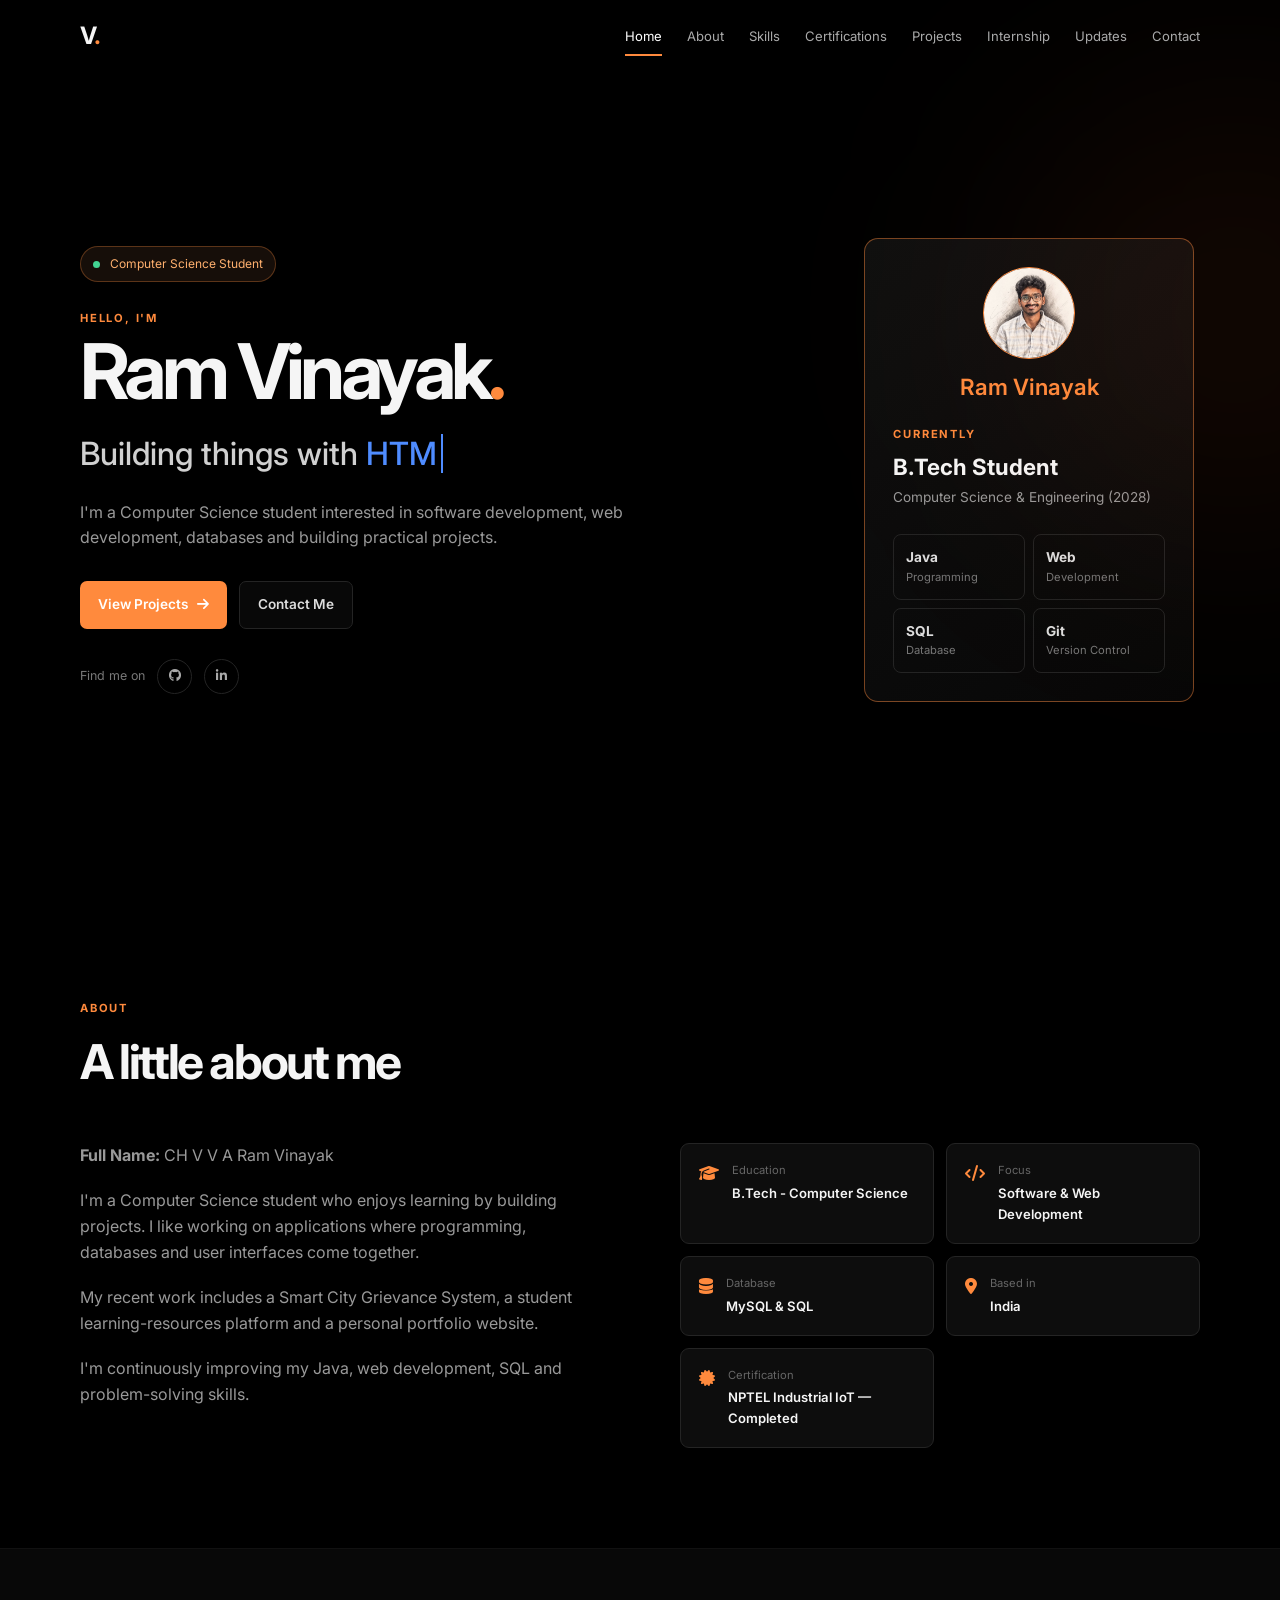
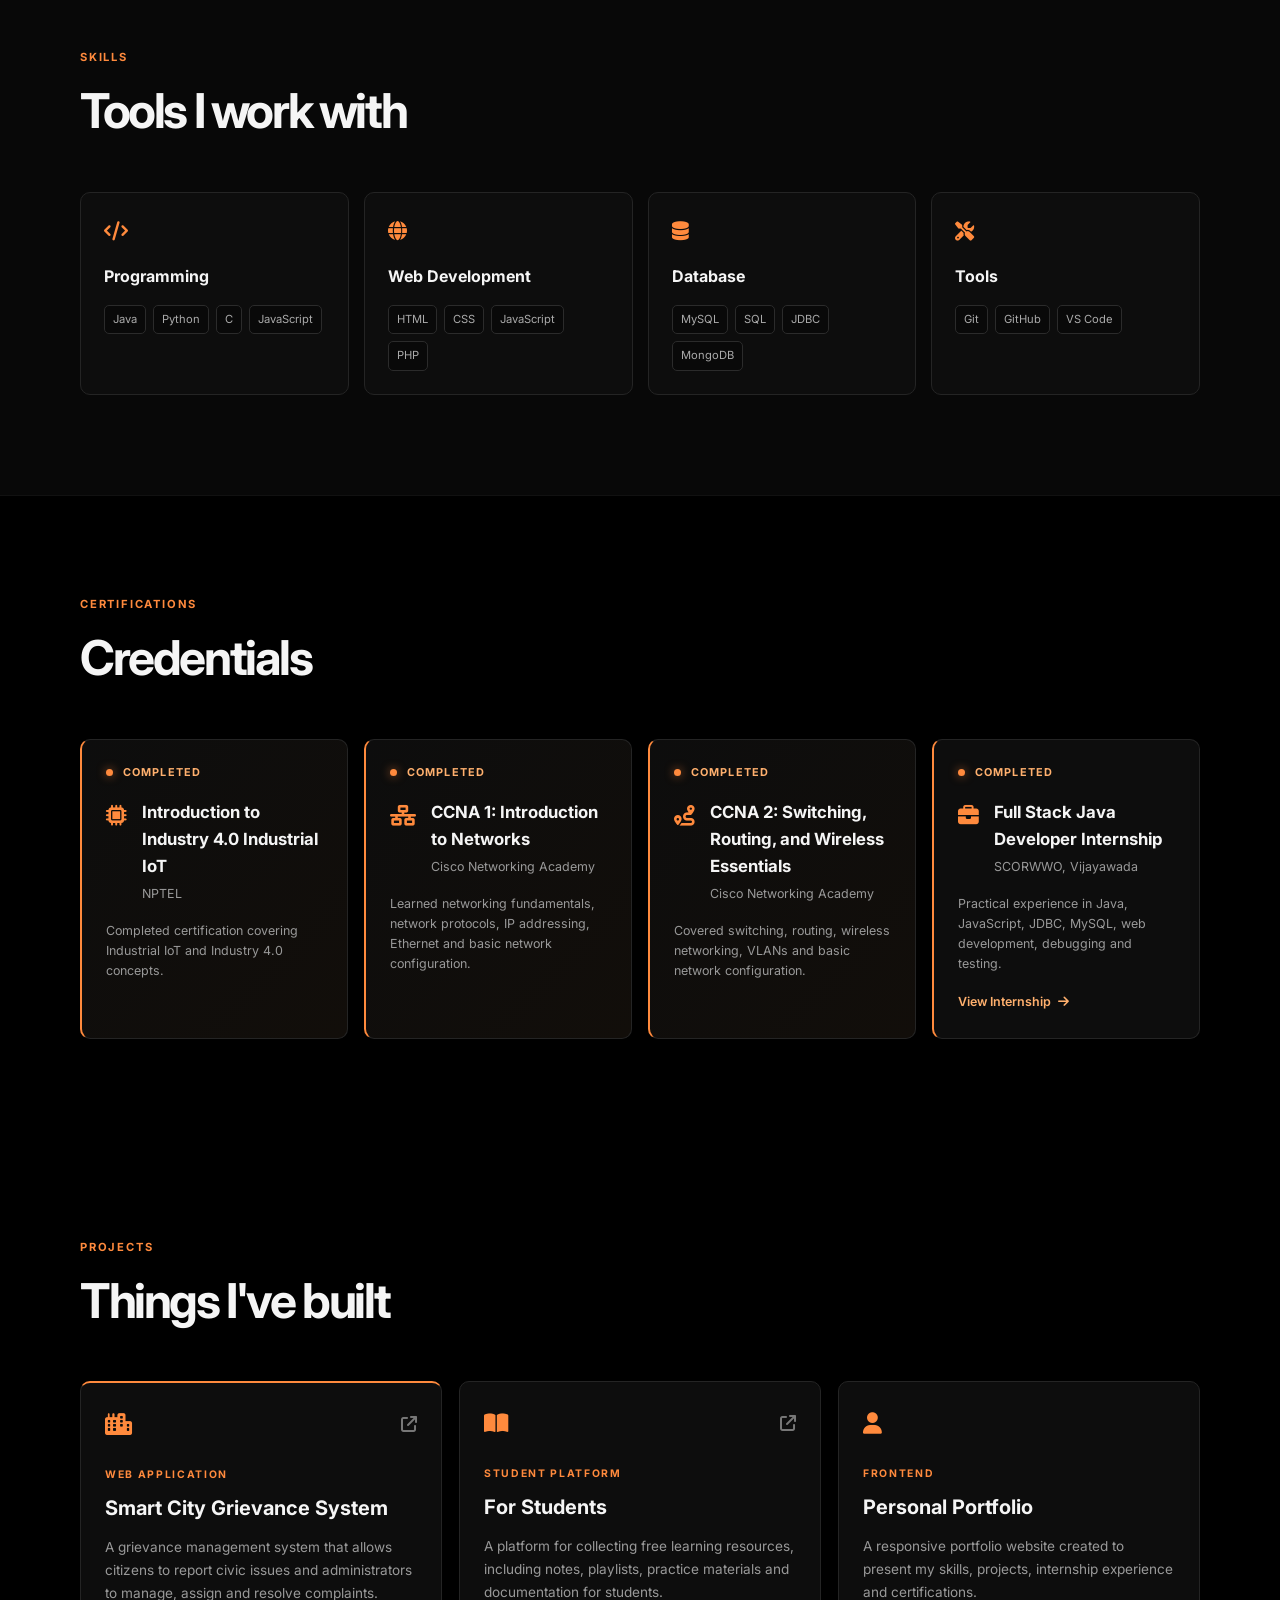
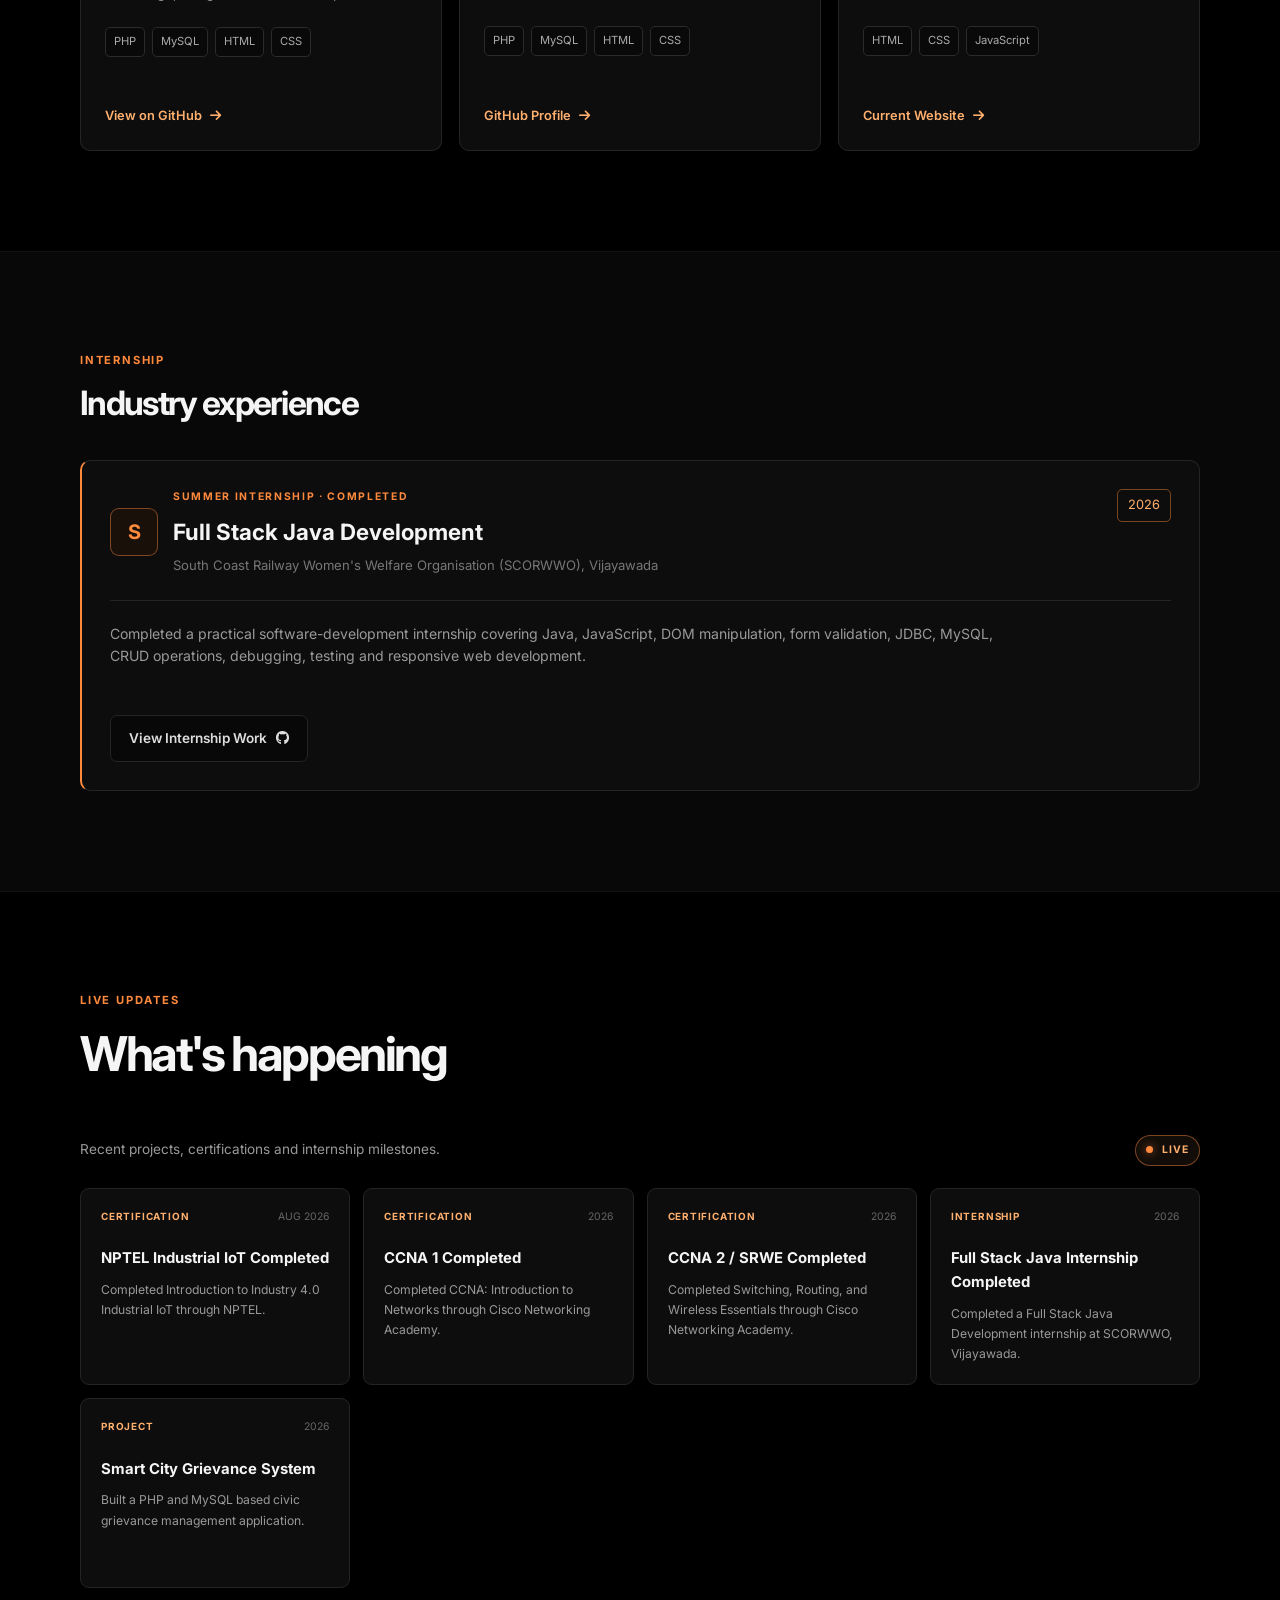
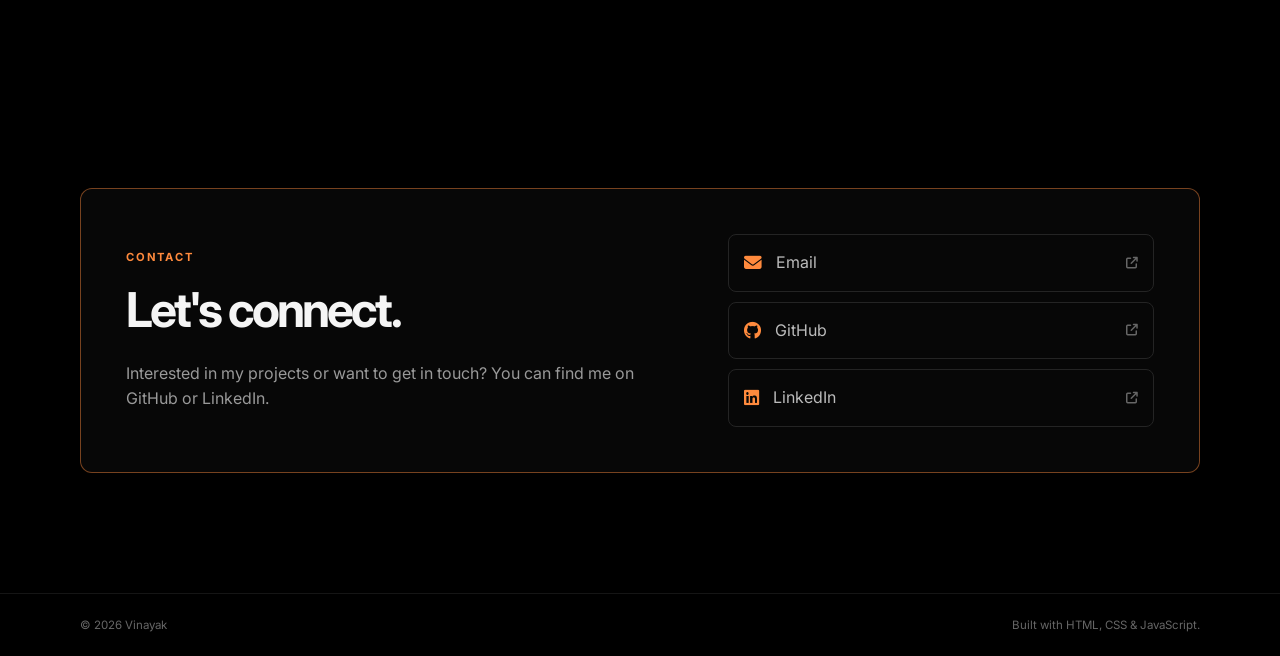
<file: week 4/index.html>
<!DOCTYPE html>
<html lang="en">

<head>

    <meta charset="UTF-8">
    <meta name="viewport" content="width=device-width, initial-scale=1.0">

    <meta name="description"
        content="Vinayak - Computer Science student and software developer portfolio">

    <title>Vinayak | Portfolio</title>

    <link rel="preconnect" href="https://fonts.googleapis.com">
    <link rel="preconnect" href="https://fonts.gstatic.com" crossorigin>

    <link href="https://fonts.googleapis.com/css2?family=Inter:wght@400;500;600;700&display=swap"
        rel="stylesheet">

    <link rel="stylesheet"
        href="https://cdnjs.cloudflare.com/ajax/libs/font-awesome/6.5.2/css/all.min.css">

    <link rel="stylesheet" href="style.css">

</head>


<body>


<!-- ================= NAVBAR ================= -->

<header class="header" id="header">

    <nav class="nav container">

        <a href="#home" class="logo">
            V<span>.</span>
        </a>

        <button class="menu-btn" id="menuBtn">
            <i class="fa-solid fa-bars"></i>
        </button>

        <div class="nav-links" id="navLinks">

            <a href="#home" class="active">Home</a>

            <a href="#about">About</a>

            <a href="#skills">Skills</a>

            <a href="#certifications">Certifications</a>

            <a href="#projects">Projects</a>

            <a href="#internship">Internship</a>

            <a href="#updates">Updates</a>

            <a href="#contact">Contact</a>

        </div>

    </nav>

</header>



<main>


<!-- ================= HERO ================= -->

<section class="hero" id="home">

    <div class="container hero-grid">


        <div class="hero-content">

            <div class="status">

                <span></span>

                Computer Science Student

            </div>


            <p class="eyebrow">
                HELLO, I'M
            </p>

            <h1>
                 Ram Vinayak<span>.</span>
            </h1>


            <h2>

                Building things with

                <span id="typing"></span>

            </h2>


            <p class="hero-text">

                I'm a Computer Science student interested in software
                development, web development, databases and building
                practical projects.

            </p>


            <div class="hero-buttons">

                <a href="#projects" class="btn primary">

                    View Projects

                    <i class="fa-solid fa-arrow-right"></i>

                </a>


                <a href="#contact" class="btn secondary">

                    Contact Me

                </a>

            </div>


            <div class="social-links">

                <span>Find me on</span>


                <a href="https://github.com/RamVinayak6046"
                    target="_blank"
                    aria-label="GitHub">

                    <i class="fa-brands fa-github"></i>

                </a>


                <a href="https://www.linkedin.com/in/ram-vinayak-167a20339/"
                    target="_blank"
                    aria-label="LinkedIn">

                    <i class="fa-brands fa-linkedin-in"></i>

                </a>

            </div>

        </div>



        <div class="hero-card-wrap">

           <div class="hero-card">

    <div class="profile-image">

        <img src="profile.jpg" alt="Ram Vinayak">

    </div>

    <h3 class="profile-name">
        Ram Vinayak
    </h3>

    <p class="card-label">
        CURRENTLY
    </p>

    <h3 class="student-title">
        B.Tech Student
    </h3>

    <p class="student-course">
        Computer Science & Engineering (2028)
    </p>

    <div class="quick-info">

        <div>
            <strong>Java</strong>
            <span>Programming</span>
        </div>

        <div>
            <strong>Web</strong>
            <span>Development</span>
        </div>

        <div>
            <strong>SQL</strong>
            <span>Database</span>
        </div>

        <div>
            <strong>Git</strong>
            <span>Version Control</span>
        </div>

    </div>

</div>

        </div>

    </div>

</section>



<!-- ================= ABOUT ================= -->

<section class="section" id="about">

    <div class="container">


        <div class="section-heading">

            <p>ABOUT</p>

            <h2>
                A little about me
            </h2>

        </div>


        <div class="about-grid">


            <div class="about-copy">

    <p class="full-name">
        <strong>Full Name:</strong> CH V V A Ram Vinayak
    </p>

    <p>
        I'm a Computer Science student who enjoys learning
        by building projects. I like working on applications
        where programming, databases and user interfaces
        come together.
    </p>


                <p>

                    My recent work includes a Smart City Grievance System,
                    a student learning-resources platform and a personal
                    portfolio website.

                </p>


                <p>

                    I'm continuously improving my Java, web development,
                    SQL and problem-solving skills.

                </p>

            </div>



            <div class="about-facts">


                <div class="fact">

                    <i class="fa-solid fa-graduation-cap"></i>

                    <div>

                        <small>Education</small>

                        <strong>
                            B.Tech - Computer Science
                        </strong>

                    </div>

                </div>


                <div class="fact">

                    <i class="fa-solid fa-code"></i>

                    <div>

                        <small>Focus</small>

                        <strong>
                            Software & Web Development
                        </strong>

                    </div>

                </div>


                <div class="fact">

                    <i class="fa-solid fa-database"></i>

                    <div>

                        <small>Database</small>

                        <strong>
                            MySQL & SQL
                        </strong>

                    </div>

                </div>


                <div class="fact">

                    <i class="fa-solid fa-location-dot"></i>

                    <div>

                        <small>Based in</small>

                        <strong>
                            India
                        </strong>

                    </div>

                </div>


                <div class="fact certification-fact">

                    <i class="fa-solid fa-certificate"></i>

                    <div>

                        <small>Certification</small>

                        <strong>
                            NPTEL Industrial IoT — Completed
                        </strong>

                    </div>

                </div>


            </div>

        </div>

    </div>

</section>



<!-- ================= SKILLS ================= -->

<section class="section section-dark" id="skills">

    <div class="container">


        <div class="section-heading">

            <p>SKILLS</p>

            <h2>
                Tools I work with
            </h2>

        </div>


        <div class="skills-grid">


            <div class="skill-card">

                <div class="skill-icon">

                    <i class="fa-solid fa-code"></i>

                </div>


                <h3>
                    Programming
                </h3>


                <div class="tags">

                    <span>Java</span>

                    <span>Python</span>

                    <span>C</span>

                    <span>JavaScript</span>

                </div>

            </div>



            <div class="skill-card">

                <div class="skill-icon">

                    <i class="fa-solid fa-globe"></i>

                </div>


                <h3>
                    Web Development
                </h3>


                <div class="tags">

                    <span>HTML</span>

                    <span>CSS</span>

                    <span>JavaScript</span>

                    <span>PHP</span>

                </div>

            </div>



            <div class="skill-card">

                <div class="skill-icon">

                    <i class="fa-solid fa-database"></i>

                </div>


                <h3>
                    Database
                </h3>


                <div class="tags">

                    <span>MySQL</span>

                    <span>SQL</span>

                    <span>JDBC</span>

                    <span>MongoDB</span>

                </div>

            </div>



            <div class="skill-card">

                <div class="skill-icon">

                    <i class="fa-solid fa-screwdriver-wrench"></i>

                </div>


                <h3>
                    Tools
                </h3>


                <div class="tags">

                    <span>Git</span>

                    <span>GitHub</span>

                    <span>VS Code</span>

                </div>

            </div>


        </div>

    </div>

</section>



<!-- ================= CERTIFICATIONS ================= -->

<section class="section" id="certifications">

    <div class="container">


        <div class="section-heading">

            <p>CERTIFICATIONS</p>

            <h2>
                Credentials
            </h2>

        </div>


        <div class="cert-grid">


            <!-- NPTEL -->

            <div class="cert-card completed">

                <div class="cert-status">

                    <span></span>

                    COMPLETED

                </div>


                <div class="cert-main">

                    <div class="cert-icon">

                        <i class="fa-solid fa-microchip"></i>

                    </div>


                    <div>

                        <h3>
                            Introduction to Industry 4.0 Industrial IoT
                        </h3>

                        <p>
                            NPTEL
                        </p>

                    </div>

                </div>


                <p class="cert-note">

                    Completed certification covering Industrial IoT
                    and Industry 4.0 concepts.

                </p>

            </div>



           <!-- CCNA 1 -->

<div class="cert-card completed">

    <div class="cert-status">
        <span></span>
        COMPLETED
    </div>

    <div class="cert-main">

        <div class="cert-icon">
            <i class="fa-solid fa-network-wired"></i>
        </div>

        <div>

            <h3>
                CCNA 1: Introduction to Networks
            </h3>

            <p>
                Cisco Networking Academy
            </p>

        </div>

    </div>

    <p class="cert-note">
        Learned networking fundamentals, network protocols,
        IP addressing, Ethernet and basic network configuration.
    </p>

</div>


<!-- CCNA 2 / SRWE -->

<div class="cert-card completed">

    <div class="cert-status">
        <span></span>
        COMPLETED
    </div>

    <div class="cert-main">

        <div class="cert-icon">
            <i class="fa-solid fa-route"></i>
        </div>

        <div>

            <h3>
                CCNA 2: Switching, Routing, and Wireless Essentials
            </h3>

            <p>
                Cisco Networking Academy
            </p>

        </div>

    </div>

    <p class="cert-note">
        Covered switching, routing, wireless networking,
        VLANs and basic network configuration.
    </p>

</div>

            <!-- INTERNSHIP -->

            <div class="cert-card internship-cert">

                <div class="cert-status">

                    <span></span>

                    COMPLETED

                </div>


                <div class="cert-main">

                    <div class="cert-icon">

                        <i class="fa-solid fa-briefcase"></i>

                    </div>


                    <div>

                        <h3>
                            Full Stack Java Developer Internship
                        </h3>


                        <p>
                            SCORWWO, Vijayawada
                        </p>

                    </div>

                </div>


                <p class="cert-note">

                    Practical experience in Java, JavaScript, JDBC,
                    MySQL, web development, debugging and testing.

                </p>


                <a href="#internship"
                    class="cert-link">

                    View Internship

                    <i class="fa-solid fa-arrow-right"></i>

                </a>

            </div>


        </div>

    </div>

</section>



<!-- ================= PROJECTS ================= -->

<section class="section" id="projects">

    <div class="container">


        <div class="section-heading">

            <p>PROJECTS</p>

            <h2>
                Things I've built
            </h2>

        </div>


        <div class="projects-grid">


            <!-- SMART CITY -->

            <article class="project-card featured">


                <div class="project-top">

                    <div class="project-icon">

                        <i class="fa-solid fa-city"></i>

                    </div>


                    <a href="https://github.com/RamVinayak6046/smart-city-grievance-system"
                        target="_blank">

                        <i class="fa-solid fa-arrow-up-right-from-square"></i>

                    </a>

                </div>


                <p class="project-type">
                    WEB APPLICATION
                </p>


                <h3>
                    Smart City Grievance System
                </h3>


                <p>

                    A grievance management system that allows citizens
                    to report civic issues and administrators to manage,
                    assign and resolve complaints.

                </p>


                <div class="project-tech">

                    <span>PHP</span>

                    <span>MySQL</span>

                    <span>HTML</span>

                    <span>CSS</span>

                </div>


                <a class="project-link"
                    href="https://github.com/RamVinayak6046/smart-city-grievance-system"
                    target="_blank">

                    View on GitHub

                    <i class="fa-solid fa-arrow-right"></i>

                </a>

            </article>



            <!-- FOR STUDENTS -->

            <article class="project-card">


                <div class="project-top">

                    <div class="project-icon">

                        <i class="fa-solid fa-book-open"></i>

                    </div>


                    <a href="https://github.com/RamVinayak6046"
                        target="_blank">

                        <i class="fa-solid fa-arrow-up-right-from-square"></i>

                    </a>

                </div>


                <p class="project-type">
                    STUDENT PLATFORM
                </p>


                <h3>
                    For Students
                </h3>


                <p>

                    A platform for collecting free learning resources,
                    including notes, playlists, practice materials
                    and documentation for students.

                </p>


                <div class="project-tech">

                    <span>PHP</span>

                    <span>MySQL</span>

                    <span>HTML</span>

                    <span>CSS</span>

                </div>


                <a class="project-link"
                    href="https://github.com/RamVinayak6046"
                    target="_blank">

                    GitHub Profile

                    <i class="fa-solid fa-arrow-right"></i>

                </a>

            </article>






            <!-- PORTFOLIO -->

            <article class="project-card">


                <div class="project-top">

                    <div class="project-icon">

                        <i class="fa-solid fa-user"></i>

                    </div>

                </div>


                <p class="project-type">
                    FRONTEND
                </p>


                <h3>
                    Personal Portfolio
                </h3>


                <p>

                    A responsive portfolio website created to present
                    my skills, projects, internship experience and
                    certifications.

                </p>


                <div class="project-tech">

                    <span>HTML</span>

                    <span>CSS</span>

                    <span>JavaScript</span>

                </div>


                <a class="project-link"
                    href="#home">

                    Current Website

                    <i class="fa-solid fa-arrow-right"></i>

                </a>

            </article>


        </div>

    </div>

</section>



<!-- ================= INTERNSHIP ================= -->

<section class="section section-dark" id="internship">

    <div class="container">


        <div class="section-heading internship-heading">

            <p>INTERNSHIP</p>

            <h2>
                Industry experience
            </h2>

        </div>


        <div class="internship-card">


            <div class="internship-head">


                <div class="internship-company">


                    <div class="company-mark">
                        S
                    </div>


                    <div>

                        <p class="project-type">
                            SUMMER INTERNSHIP · COMPLETED
                        </p>


                        <h3>
                            Full Stack Java Development
                        </h3>


                        <p>
                            South Coast Railway Women's Welfare Organisation
                            (SCORWWO), Vijayawada
                        </p>

                    </div>

                </div>


                <span class="date">
                    2026
                </span>

            </div>



            <div class="internship-summary">

                <p>

                    Completed a practical software-development internship
                    covering Java, JavaScript, DOM manipulation, form
                    validation, JDBC, MySQL, CRUD operations, debugging,
                    testing and responsive web development.

                </p>

            </div>



            <a class="btn secondary small"
                href="https://github.com/RamVinayak6046/VEL-TECH-SUMMER-INTERNSHIP-"
                target="_blank">

                View Internship Work

                <i class="fa-brands fa-github"></i>

            </a>


        </div>

    </div>

</section>



<!-- ================= LIVE UPDATES ================= -->

<section class="section" id="updates">

    <div class="container">


        <div class="section-heading">

            <p>LIVE UPDATES</p>

            <h2>
                What's happening
            </h2>

        </div>


        <div class="updates-header">

            <p>
                Recent projects, certifications and internship milestones.
            </p>


            <div class="live-indicator">

                <span></span>

                LIVE

            </div>

        </div>


        <div class="updates-grid"
            id="updatesGrid">

        </div>


    </div>

</section>



<!-- ================= CONTACT ================= -->

<section class="section contact-section"
    id="contact">

    <div class="container contact-box">


        <div>

            <p class="eyebrow">
                CONTACT
            </p>


            <h2>
                Let's connect.
            </h2>


            <p>

                Interested in my projects or want to get in touch?
                You can find me on GitHub or LinkedIn.

            </p>

        </div>



        <div class="contact-actions">


            <a href="mailto:vtu29562@veltech.edu.in"
                class="contact-link">

                <i class="fa-solid fa-envelope"></i>

                <span>
                    Email
                </span>

                <i class="fa-solid fa-arrow-up-right-from-square arrow"></i>

            </a>


            <a href="https://github.com/RamVinayak6046"
                target="_blank"
                class="contact-link">

                <i class="fa-brands fa-github"></i>

                <span>
                    GitHub
                </span>

                <i class="fa-solid fa-arrow-up-right-from-square arrow"></i>

            </a>


            <a href="https://www.linkedin.com/in/ram-vinayak-167a20339/"
                target="_blank"
                class="contact-link">

                <i class="fa-brands fa-linkedin"></i>

                <span>
                    LinkedIn
                </span>

                <i class="fa-solid fa-arrow-up-right-from-square arrow"></i>

            </a>


        </div>

    </div>

</section>


</main>



<!-- ================= FOOTER ================= -->

<footer>

    <div class="container footer-inner">

        <p>
            © 2026 Vinayak
        </p>


        <p>
            Built with HTML, CSS & JavaScript.
        </p>

    </div>

</footer>



<button class="top-btn"
    id="topBtn">

    <i class="fa-solid fa-arrow-up"></i>

</button>



<script src="script.js"></script>

</body>

</html>
</file>
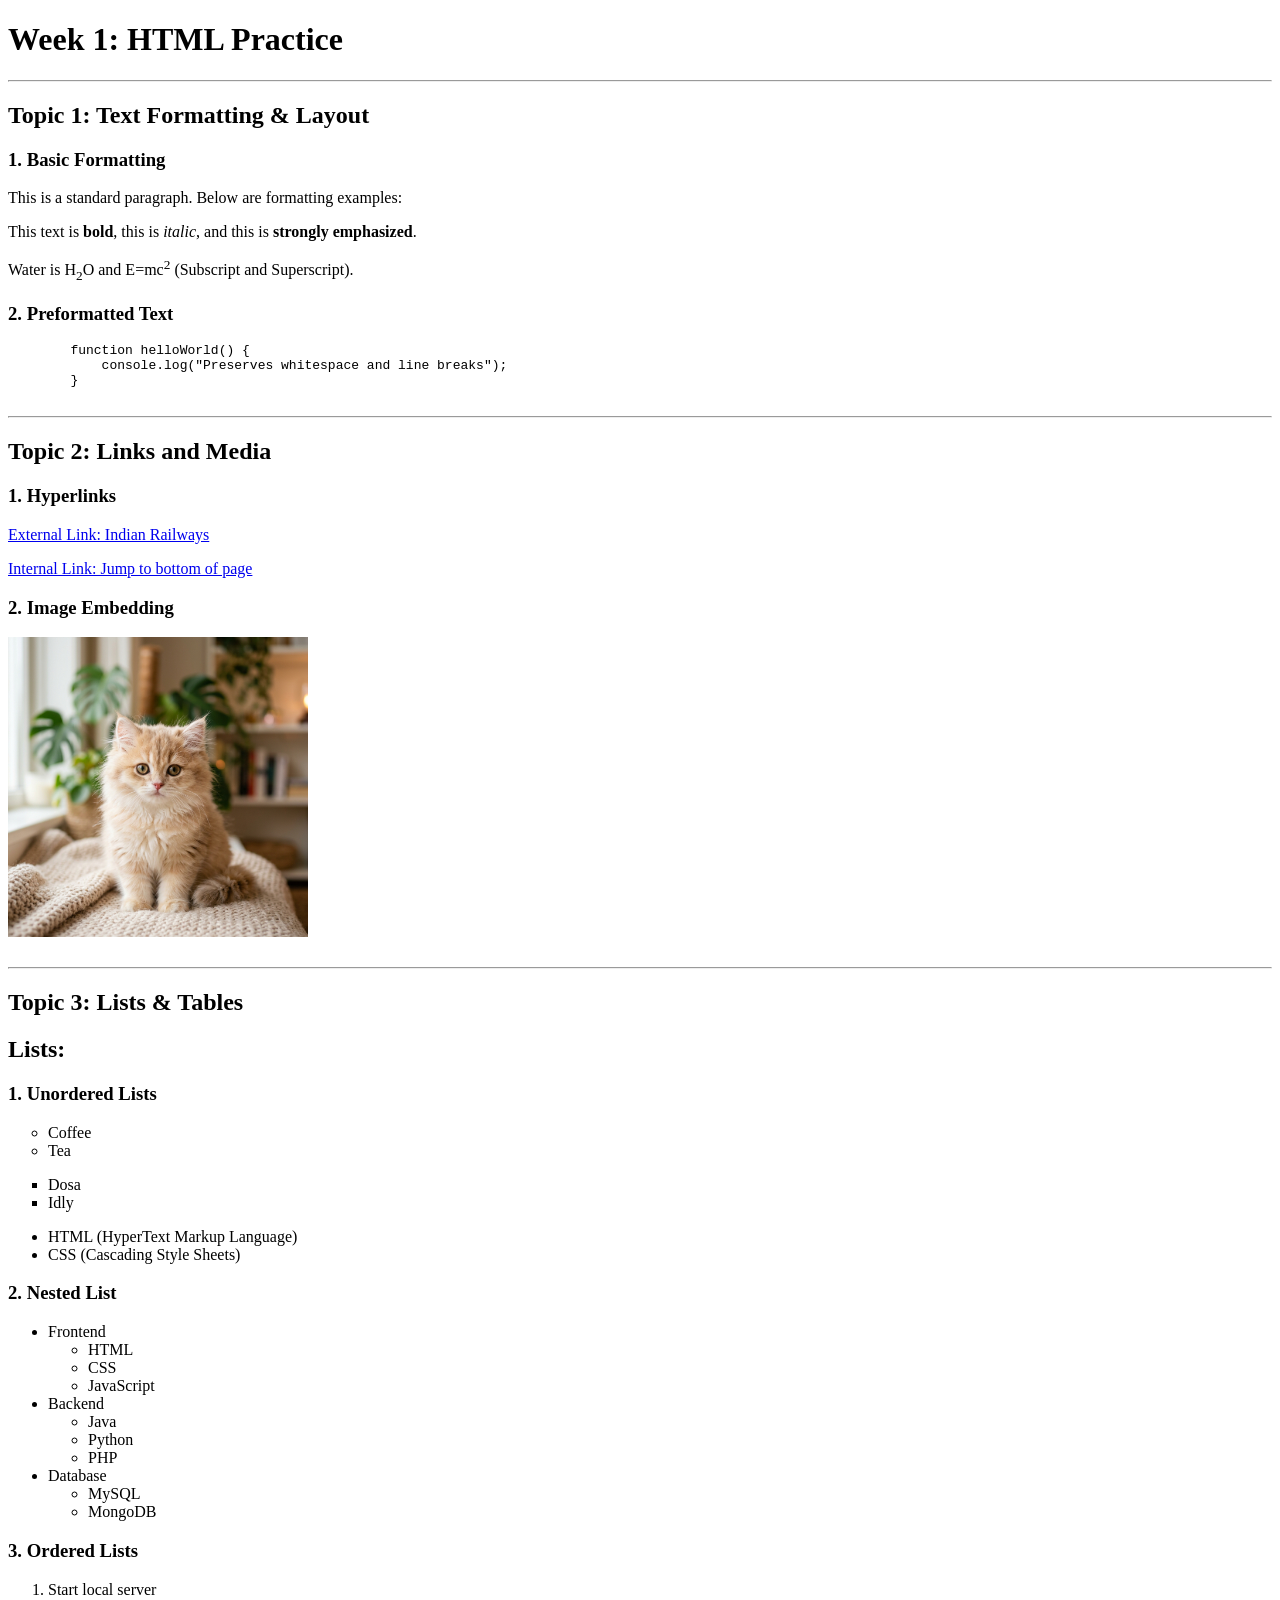
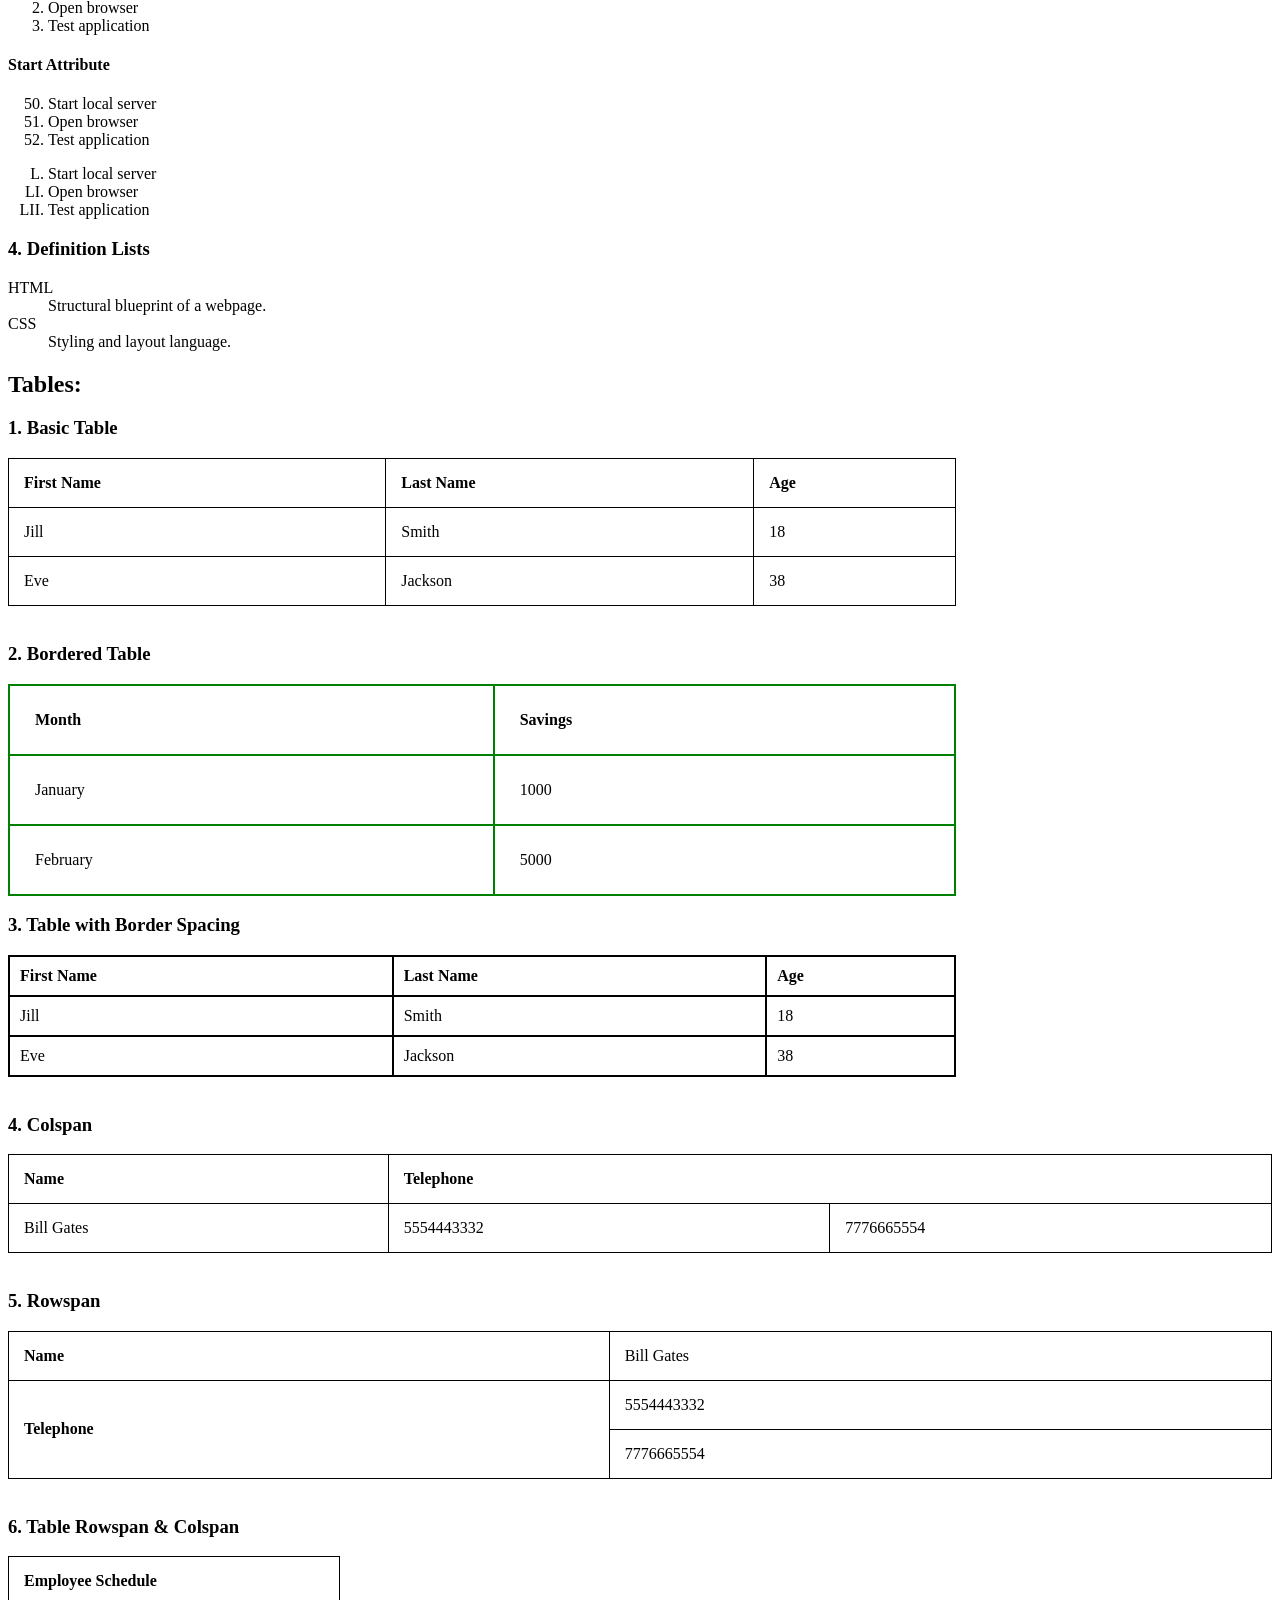
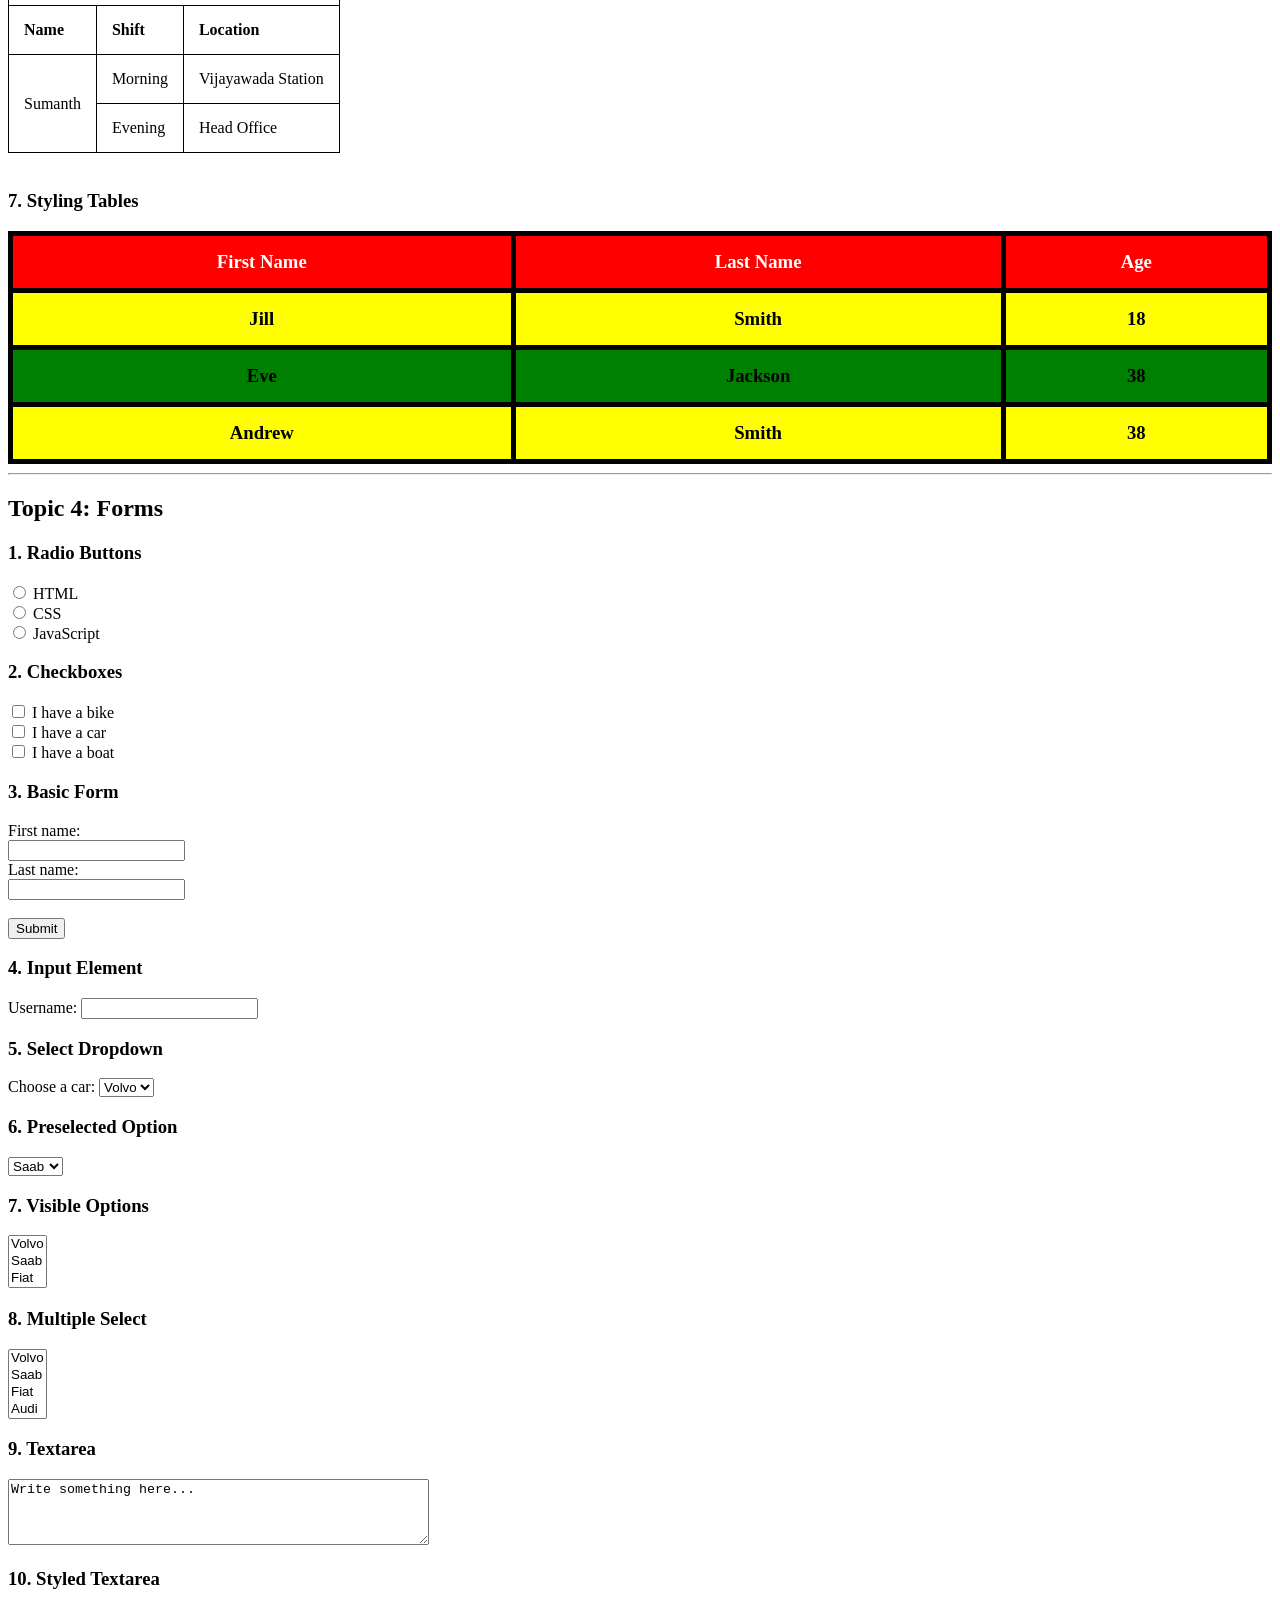
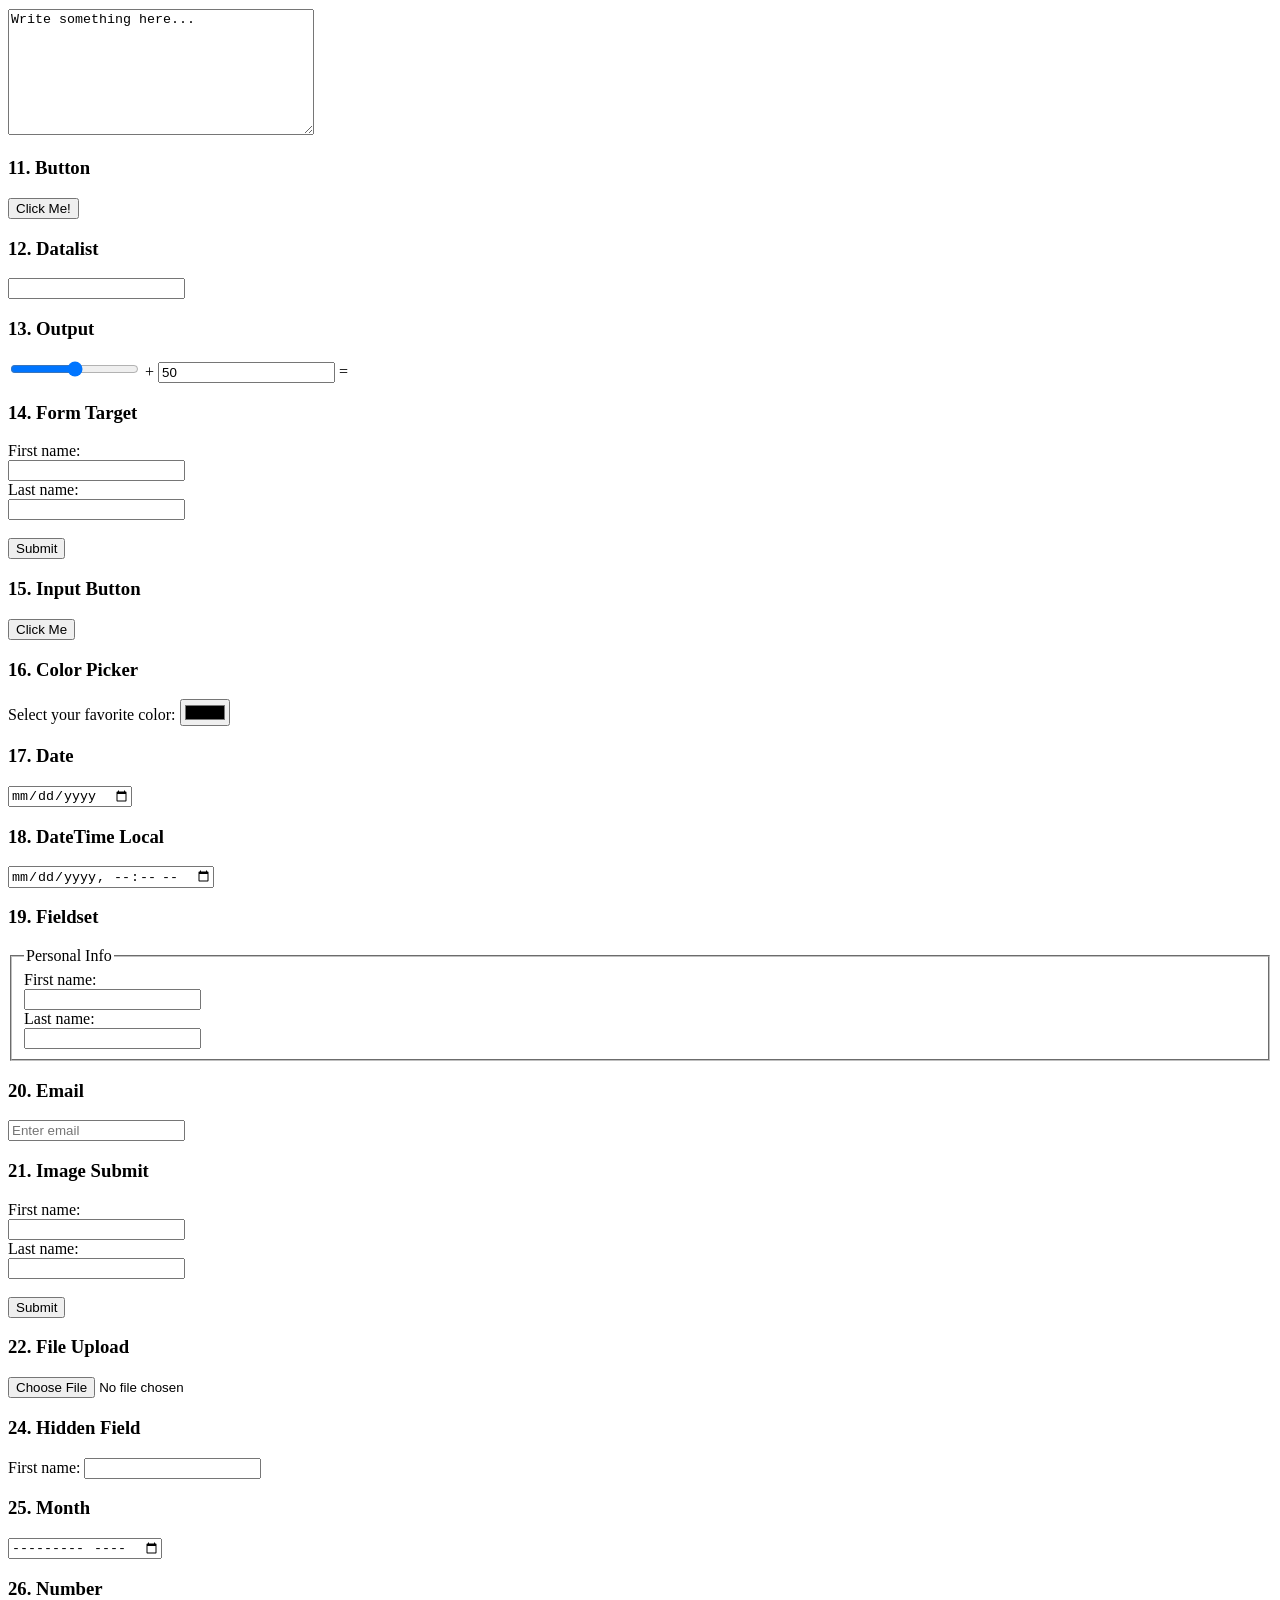
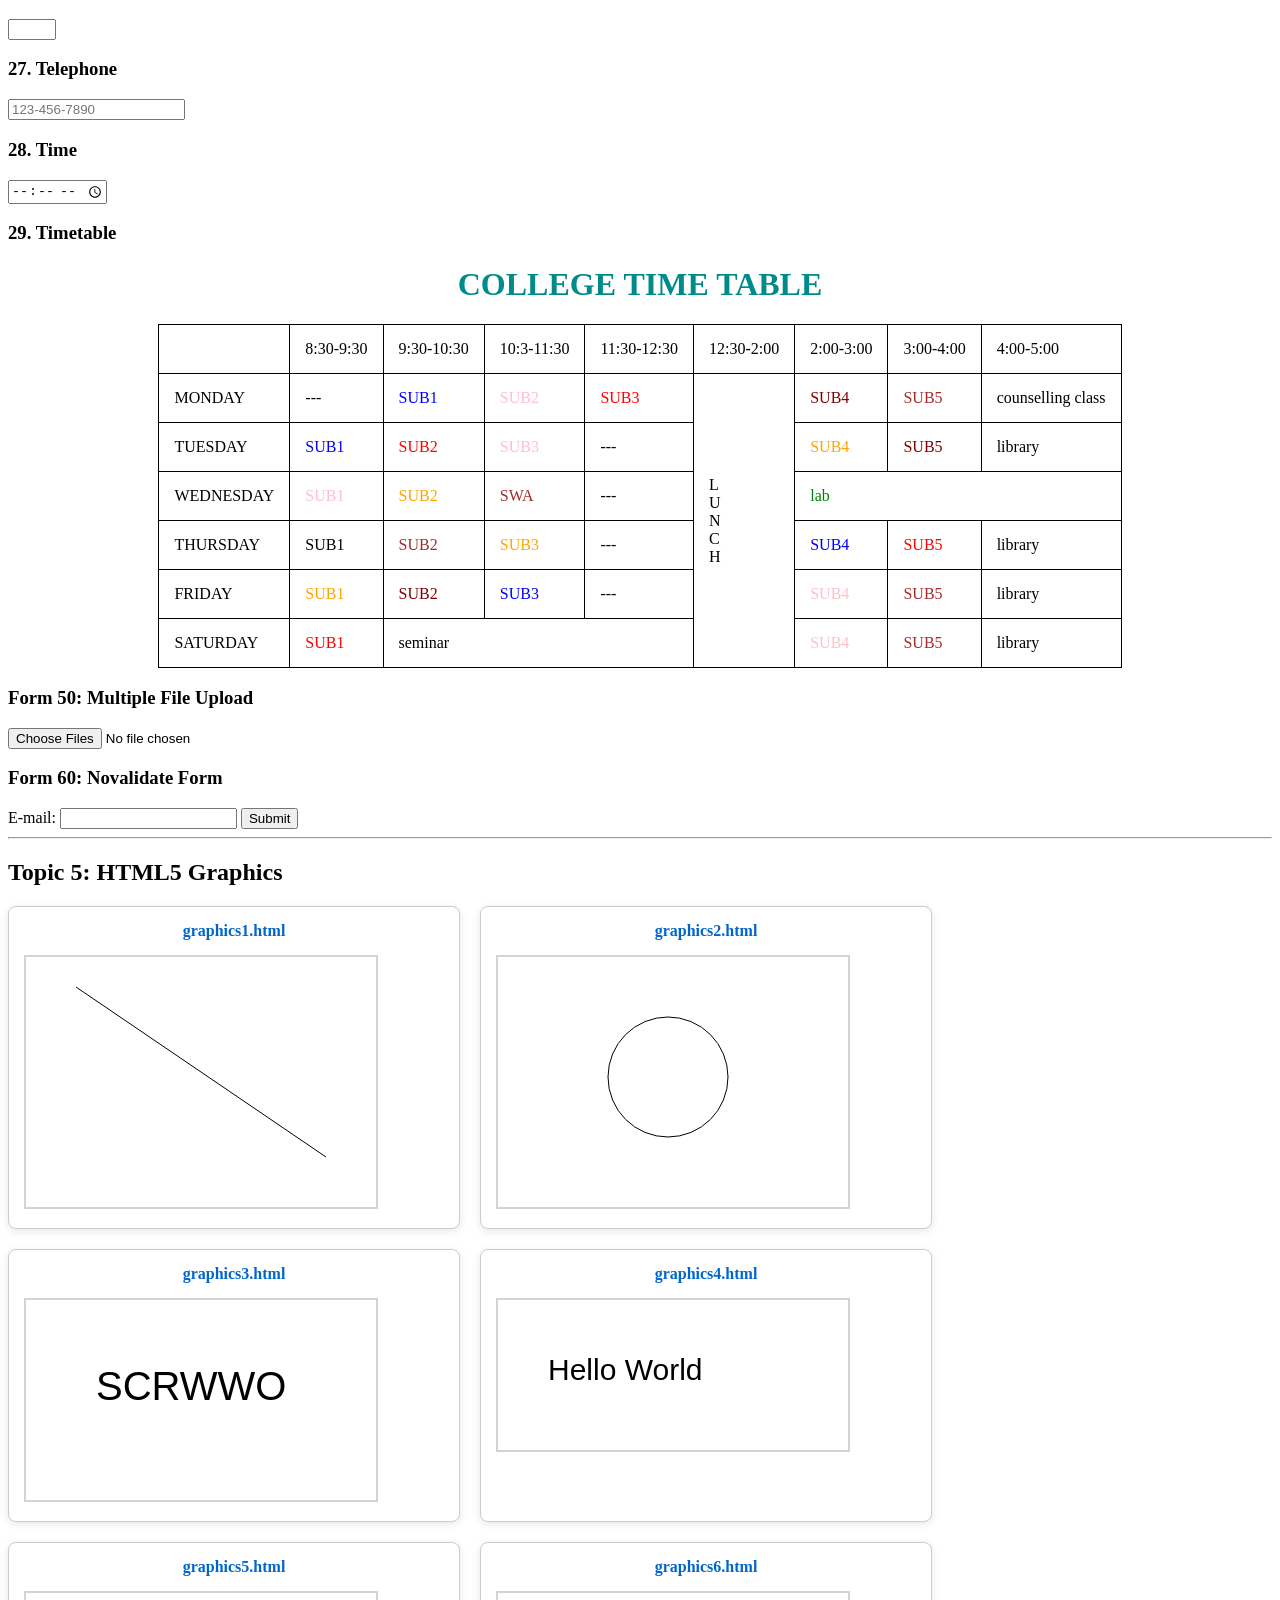
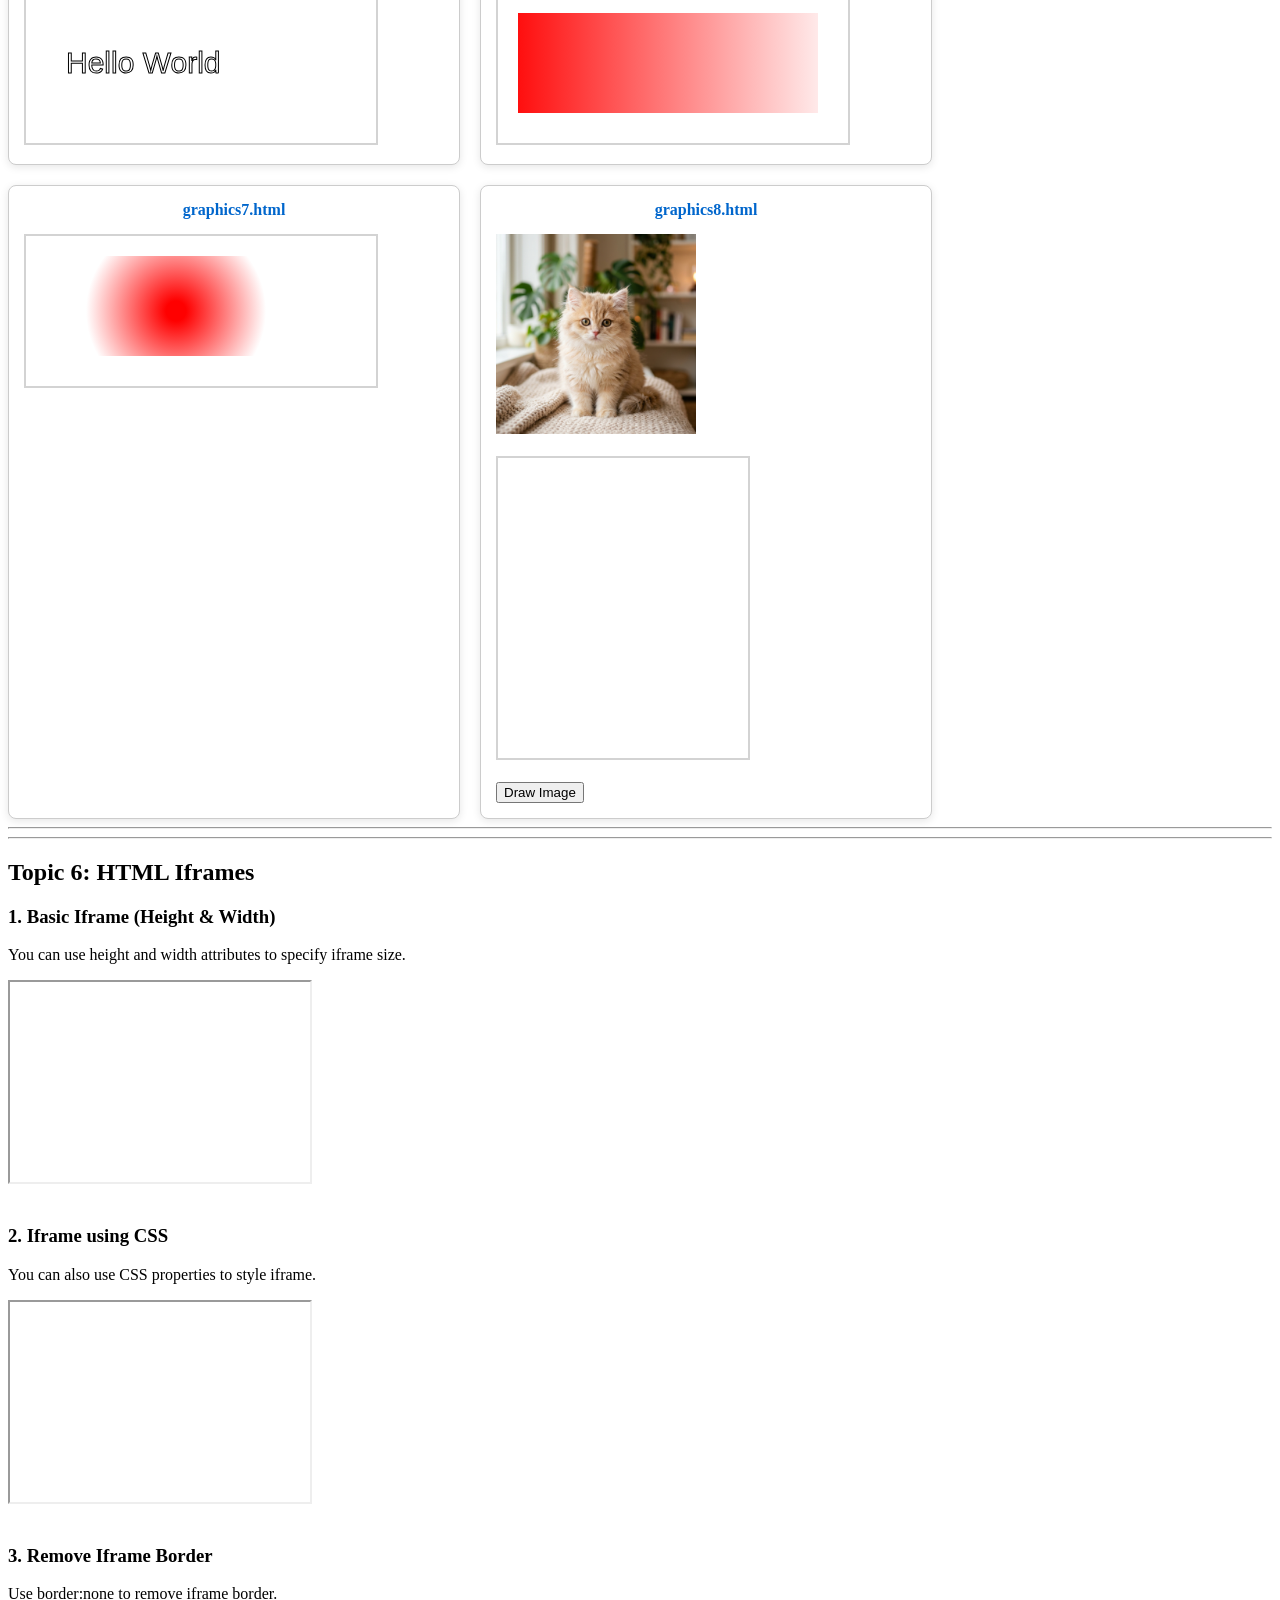
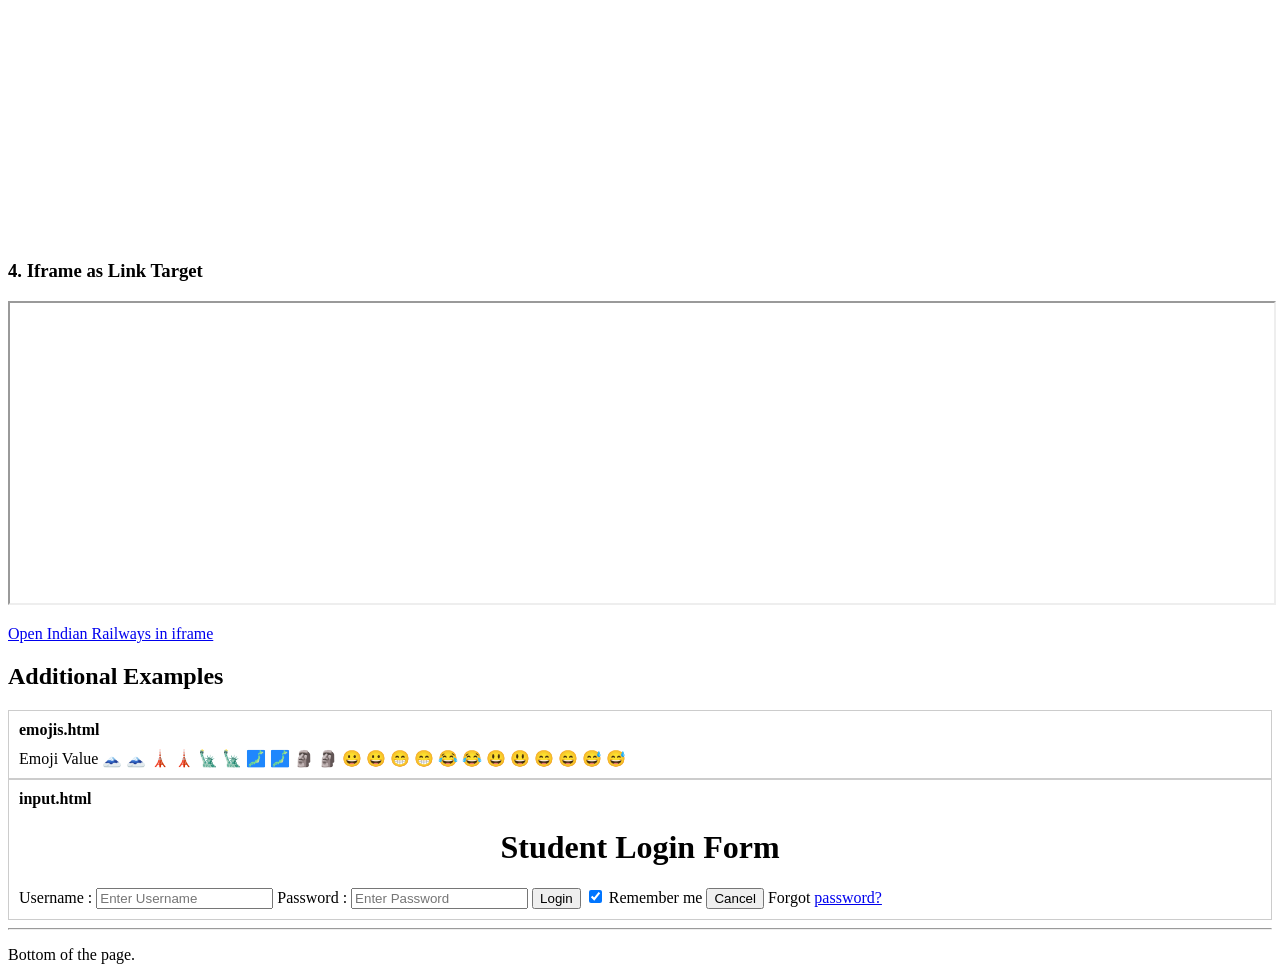
<file: week 1/practice.html>
<!DOCTYPE html>
<html>
<head>
    <title>HTML Practice</title>
</head>
<body>
    <h1>Week 1: HTML Practice</h1>
    <hr>

    <!-- TOPIC 1: Text Formatting -->
    <h2>Topic 1: Text Formatting & Layout</h2>
    
    <h3>1. Basic Formatting</h3>
    <p>This is a standard paragraph. Below are formatting examples:</p>
    <p>This text is <b>bold</b>, this is <i>italic</i>, and this is <strong>strongly emphasized</strong>.</p>
    <p>Water is H<sub>2</sub>O and E=mc<sup>2</sup> (Subscript and Superscript).</p>

    <h3>2. Preformatted Text</h3>
    <pre>
        function helloWorld() {
            console.log("Preserves whitespace and line breaks");
        }
    </pre>

    <hr>

    <!-- TOPIC 2: Links & Media -->
    <h2>Topic 2: Links and Media</h2>
    
    <h3>1. Hyperlinks</h3>
    <p><a href="https://indianrailways.gov.in" target="_blank">External Link: Indian Railways</a></p>
    <p><a href="#bottom">Internal Link: Jump to bottom of page</a></p>

    <h3>2. Image Embedding</h3>
    <!-- Using a placeholder image for practice -->
    <img src="cat.png"
         alt="Cute Cat"
         width="300"
         height="300">

    <br><br>

    <hr>

    <!-- TOPIC 3: Lists & Tables -->
    <h2>Topic 3: Lists & Tables</h2>
    <h2>Lists:</h2>
    <h3>1. Unordered Lists</h3>
    <ul style = "list-style-type : circle;">
	<li>Coffee</li>
	<li>Tea</li>
    </ul>
    
    <ul style = "list-style-type : square;">
	<li>Dosa</li>
	<li>Idly</li>
    </ul>

    <ul>
        <li>HTML (HyperText Markup Language)</li>
        <li>CSS (Cascading Style Sheets)</li>
    </ul>
    <h3>2. Nested List</h2>

    <ul>
        <li>Frontend
            <ul>
                <li>HTML</li>
                <li>CSS</li>
                <li>JavaScript</li>
            </ul>
        </li>

        <li>Backend
            <ul>
                <li>Java</li>
                <li>Python</li>
                <li>PHP</li>
            </ul>
        </li>

        <li>Database
            <ul>
                <li>MySQL</li>
                <li>MongoDB</li>
            </ul>
        </li>
    </ul>
    <h3>3. Ordered Lists</h3>	
    <ol>
        <li>Start local server</li>
        <li>Open browser</li>
        <li>Test application</li>
    </ol>
    <h4>Start Attribute</h4>
    <ol start = "50">
        <li>Start local server</li>
        <li>Open browser</li>
        <li>Test application</li>
    </ol>
    <ol Type = "I" start = "50">
        <li>Start local server</li>
        <li>Open browser</li>
        <li>Test application</li>
    </ol>


    <h3>4. Definition Lists</h3>
    <dl>
        <dt>HTML</dt>
        <dd>Structural blueprint of a webpage.</dd>
        <dt>CSS</dt>
        <dd>Styling and layout language.</dd>
    </dl>
<h2>Tables:</h2>
    <h3>1. Basic Table</h3>
    <table style = "width:75%">
    <tr>
	<th>First Name</th>
	<th>Last Name</th>
	<th>Age</th>
    </tr>
    <tr>
	<td>Jill</td>
	<td>Smith</td>
	<td>18</td>
    </tr>
    <tr>
	<td>Eve</td>
	<td>Jackson</td>
	<td>38</td>
    </tr>
    </table>
    <br>
<h3>2. Bordered Table</h3>
<style>
.greenTable,
.greenTable th,
.greenTable td{
    border:2px solid green;
    border-collapse:collapse;
}

.greenTable th,
.greenTable td{
    padding:25px;
    text-align:left;
}
</style>

<table class="greenTable" style="width:75%">
    <tr>
        <th>Month</th>
        <th>Savings</th>
        
    </tr>
    <tr>
        <td>January</td>
        <td>1000</td>
        
    </tr>
    <tr>
        <td>February</td>
        <td>5000</td>
        
    </tr>
</table>
<h3>3. Table with Border Spacing</h3>

<style>
    table.spaceTable,
    table.spaceTable th,
    table.spaceTable td {
        border: 2px solid black;
        padding: 10px;
    }

    table.spaceTable {
        border-spacing: 20px;
    }
</style>

<table class="spaceTable" style="width:75%">
    <tr>
        <th>First Name</th>
        <th>Last Name</th>
        <th>Age</th>
    </tr>

    <tr>
        <td>Jill</td>
        <td>Smith</td>
        <td>18</td>
    </tr>

    <tr>
        <td>Eve</td>
        <td>Jackson</td>
        <td>38</td>
    </tr>
</table>

<br>
<h3>4. Colspan</h3>
<style>
table,th,td{border: 1px solid black;border-collapse:collapse;}th,td{padding:15px;text-align:left;}</style>
<table style = "width:100%">
<tr>
<th>Name</th>
<th colspan = "2">Telephone</th>
</tr>
<tr>
<td>Bill Gates</td>
<td>5554443332</td>
<td>7776665554</td>
</tr>
</table>
<br>
<h3>5. Rowspan</h3>
<style>
table,th,td{border: 1px solid black;border-collapse:collapse;}th,td{padding:15px;text-align:left;}</style>
<table style = "width:100%">
<tr>
<th>Name</th>
<td>Bill Gates</td>
</tr>
<tr>
<th rowspan = "2">Telephone</th>
<td>5554443332</td>
</tr>
<tr>
<td>7776665554</td>
</tr>
</table>
<br>

    <h3>6. Table Rowspan & Colspan</h3>
    <table border="1" cellpadding="5" cellspacing="0">
        <tr>
            <th colspan="3">Employee Schedule </th>
        </tr>
        <tr>
            <th>Name</th>
            <th>Shift</th>
            <th>Location</th>
        </tr>
        <tr>
            <td rowspan="2">Sumanth</td>
            <td>Morning</td>
            <td>Vijayawada Station</td>
        </tr>
        <tr>
            <td>Evening</td>
            <td>Head Office</td>
        </tr>
    </table>
<br>

<style>
#to1{
    width:100%;
}

#to1, #to1 th, #to1 td{
    border:5px solid black;
    border-collapse:collapse;
}

#to1 th, #to1 td{
    padding:15px;
    text-align:center;
}

#to1 tr:nth-child(even){
    background-color:yellow;
}

#to1 tr:nth-child(odd){
    background-color:green;
}

#to1 th{
    background-color:red;
    color:white;
}
</style>
<h3>7. Styling Tables<h3>
<table id="to1">
    <tr>
        <th>First Name</th>
        <th>Last Name</th>
        <th>Age</th>
    </tr>

    <tr>
        <td>Jill</td>
        <td>Smith</td>
        <td>18</td>
    </tr>

    <tr>
        <td>Eve</td>
        <td>Jackson</td>
        <td>38</td>
    </tr>

    <tr>
        <td>Andrew</td>
        <td>Smith</td>
        <td>38</td>
    </tr>
</table>
    <hr>

<!-- TOPIC 4: Forms -->
    <h2>Topic 4: Forms</h2>
    <!-- Form 1 -->
<h3>1. Radio Buttons</h3>
<form>
  <input type="radio" id="html" name="fav_language">
  <label for="html">HTML</label><br>
  <input type="radio" id="css" name="fav_language">
  <label for="css">CSS</label><br>
  <input type="radio" id="javascript" name="fav_language">
  <label for="javascript">JavaScript</label>
</form>

<!-- Form 2 -->
<h3>2. Checkboxes</h3>
<form>
  <input type="checkbox" id="vehicle1">
  <label for="vehicle1">I have a bike</label><br>
  <input type="checkbox" id="vehicle2">
  <label for="vehicle2">I have a car</label><br>
  <input type="checkbox" id="vehicle3">
  <label for="vehicle3">I have a boat</label>
</form>

<!-- Form 3 -->
<h3>3. Basic Form</h3>
<form>
  <label>First name:</label><br>
  <input type="text"><br>
  <label>Last name:</label><br>
  <input type="text"><br><br>
  <input type="submit">
</form>

<!-- Form 4 -->
<h3>4. Input Element</h3>
<form>
  <label>Username:</label>
  <input type="text">
</form>

<!-- Form 5 -->
<h3>5. Select Dropdown</h3>
<form>
  <label>Choose a car:</label>
  <select>
    <option>Volvo</option>
    <option>Saab</option>
    <option>Fiat</option>
    <option>Audi</option>
  </select>
</form>

<!-- Form 6 -->
<h3>6. Preselected Option</h3>
<form>
  <select>
    <option>Volvo</option>
    <option selected>Saab</option>
    <option>Fiat</option>
    <option>Audi</option>
  </select>
</form>

<!-- Form 7 -->
<h3>7. Visible Options</h3>
<form>
  <select size="3">
    <option>Volvo</option>
    <option>Saab</option>
    <option>Fiat</option>
    <option>Audi</option>
  </select>
</form>

<!-- Form 8 -->
<h3>8. Multiple Select</h3>
<form>
  <select multiple>
    <option>Volvo</option>
    <option>Saab</option>
    <option>Fiat</option>
    <option>Audi</option>
  </select>
</form>

<!-- Form 9 -->
<h3>9. Textarea</h3>
<form>
  <textarea rows="4" cols="50">
Write something here...
  </textarea>
</form>

<!-- Form 10 -->
<h3>10. Styled Textarea</h3>
<form>
  <textarea style="width:300px; height:120px;">
Write something here...
  </textarea>
</form>

<!-- Form 11 -->
<h3>11. Button</h3>
<button type="button" onclick="alert('Hello!')">Click Me!</button>

<!-- Form 12 -->
<h3>12. Datalist</h3>
<form>
  <input list="browsers" name="browser">
  <datalist id="browsers">
    <option value="Chrome">
    <option value="Firefox">
    <option value="Opera">
    <option value="Safari">
  </datalist>
</form>

<!-- Form 13 -->
<h3>13. Output</h3>
<form oninput="x.value=parseInt(a.value)+parseInt(b.value)">
  <input type="range" id="a" value="50">
  +
  <input type="number" id="b" value="50">
  =
  <output name="x"></output>
</form>

<!-- Form 14 -->
<h3>14. Form Target</h3>
<form target="_blank">
  <label>First name:</label><br>
  <input type="text"><br>
  <label>Last name:</label><br>
  <input type="text"><br><br>
  <input type="submit">
</form>

<!-- Form 15 -->
<h3>15. Input Button</h3>
<input type="button" value="Click Me">

<!-- Form 16 -->
<h3>16.  Color Picker</h3>
<form>
  Select your favorite color:
  <input type="color">
</form>

<!-- Form 17 -->
<h3>17.  Date</h3>
<input type="date">

<!-- Form 18 -->
<h3>18.  DateTime Local</h3>
<input type="datetime-local">

<!-- Form 19 -->
<h3>19.  Fieldset</h3>
<form>
  <fieldset>
    <legend>Personal Info</legend>
    First name:<br>
    <input type="text"><br>
    Last name:<br>
    <input type="text">
  </fieldset>
</form>

<!-- Form 20 -->
<h3>20. Email</h3>
<input type="email" placeholder="Enter email">

<!-- Form 21 -->
<h3>21. Image Submit</h3>
<form>
  First name:<br>
  <input type="text"><br>
  Last name:<br>
  <input type="text"><br><br>
  <input type="submit">
</form>

<!-- Form 22 -->
<h3>22. File Upload</h3>
<input type="file">

<!-- Form  24 -->
<h3>24. Hidden Field</h3>
<form>
  First name:
  <input type="text"><br>
  <input type="hidden" value="hiddenValue">
</form>

<!-- Form  25 -->
<h3>25. Month</h3>
<input type="month">

<!-- Form  26 -->
<h3>26. Number</h3>
<input type="number" min="1" max="10">
 <!-- Form 27 -->
<h3>27.  Telephone</h3>
<input type="tel" placeholder="123-456-7890">

<!-- Form 28 -->
<h3>28.  Time</h3>
<input type="time">

<!-- Form 29 -->
<h3>29.  Timetable</h3>
<H1><FONT COLOR="DARKCYAN"><CENTER>COLLEGE TIME TABLE</FONT></H1>
<table border="2" cellspacing="3" align="center">
<tr>
 <td align="center">
 <td>8:30-9:30
 <td>9:30-10:30
 <td>10:3-11:30
 <td>11:30-12:30
 <td>12:30-2:00
 <td>2:00-3:00
 <td>3:00-4:00
 <td>4:00-5:00
</tr>
<tr>
 <td align="center">MONDAY
 <td align="center">---<td align="center"><font color="blue">SUB1<br>
 <td align="center"><font color="pink">SUB2<br>
 <td align="center"><font color="red">SUB3<br>
 <td rowspan="6"align="center">L<br>U<br>N<br>C<br>H
 <td align="center"><font color="maroon">SUB4<br>
 <td align="center"><font color="brown">SUB5<br>
 <td align="center">counselling class
</tr>
<tr>
 <td align="center">TUESDAY
 <td align="center"><font color="blue">SUB1<br>
 <td align="center"><font color="red">SUB2<br>
 <td align="center"><font color="pink">SUB3<br>
 <td align="center">---
 <td align="center"><font color="orange">SUB4<BR>
 <td align="center"><font color="maroon">SUB5<br>
 <td align="center">library
</tr>
<tr>
 <td align="center">WEDNESDAY
 <td align="center"><font color="pink">SUB1<br>
 <td align="center"><font color="orange">SUB2<BR>
 <td align="center"><font color="brown">SWA<br>
 <td align="center">---
 <td colspan="3" align="center"><font color="green"> lab
</tr>
<tr>
 <td align="center">THURSDAY
 <td align="center">SUB1<br>
 <td align="center"><font color="brown">SUB2<br>
 <td align="center"><font color="orange">SUB3<BR>
 <td align="center">---
 <td align="center"><font color="blue">SUB4<br>
 <td align="center"><font color="red">SUB5<br>
 <td align="center">library
</tr>
<tr>
 <td align="center">FRIDAY
 <td align="center"><font color="orange">SUB1<BR>
 <td align="center"><font color="maroon">SUB2<br>
 <td align="center"><font color="blue">SUB3<br>
 <td align="center">---
 <td align="center"><font color="pink">SUB4<br>
 <td align="center"><font color="brown">SUB5<br>
 <td align="center">library
</tr>
<tr>
 <td align="center">SATURDAY
 <td align="center"><font color="red">SUB1<br>
 <td colspan="3" align="center">seminar
 <td align="center"><font color="pink">SUB4<br>
 <td align="center"><font color="brown">SUB5<br>
 <td align="center">library
</tr>

</table>

<!-- Form 50 -->
<h3>Form 50: Multiple File Upload</h3>
<input type="file" multiple>

<!-- Form 60 -->
<h3>Form 60: Novalidate Form</h3>
<form novalidate>
  E-mail:
  <input type="email">
  <input type="submit">
</form>
<!-- TOPIC 5: Graphics -->
<hr>
<h2>Topic 5: HTML5 Graphics</h2>

<style>
#graphics-gallery{
    display:flex;
    flex-wrap:wrap;
    gap:20px;
    justify-content:flex-start;
}

.graphics-card{
    width:420px;
    border:1px solid #ccc;
    border-radius:8px;
    padding:15px;
    background:#fff;
    box-shadow:0 2px 8px rgba(0,0,0,.1);
}

.graphics-card h4{
    margin:0 0 15px;
    text-align:center;
    color:#0066cc;
}

.graphics-card canvas,
.graphics-card img{
    max-width:100%;
}
</style>

<div id="graphics-gallery">

    <!-- Graphics 1 -->
    <div class="graphics-card">
        <h4>graphics1.html</h4>

        <canvas id="canvas1" width="350" height="250" style="border:2px solid #d3d3d3;"></canvas>

        <script>
        var c=document.getElementById("canvas1");
        var ctx=c.getContext("2d");
        ctx.moveTo(50,30);
        ctx.lineTo(300,200);
        ctx.stroke();
        </script>
    </div>

    <!-- Graphics 2 -->
    <div class="graphics-card">
        <h4>graphics2.html</h4>

        <canvas id="canvas2" width="350" height="250" style="border:2px solid #d3d3d3;"></canvas>

        <script>
        var c=document.getElementById("canvas2");
        var ctx=c.getContext("2d");
        ctx.beginPath();
        ctx.arc(170,120,60,0,2*Math.PI);
        ctx.stroke();
        </script>
    </div>

    <!-- Graphics 3 -->
    <div class="graphics-card">
        <h4>graphics3.html</h4>

        <canvas id="canvas3" width="350" height="200" style="border:2px solid #d3d3d3;"></canvas>

        <script>
        var c=document.getElementById("canvas3");
        var ctx=c.getContext("2d");
        ctx.font="40px Arial";
        ctx.fillText("SCRWWO",70,100);
        </script>
    </div>

    <!-- Graphics 4 -->
    <div class="graphics-card">
        <h4>graphics4.html</h4>

        <canvas id="canvas4" width="350" height="150" style="border:2px solid #d3d3d3;"></canvas>

        <script>
        var c=document.getElementById("canvas4");
        var ctx=c.getContext("2d");
        ctx.font="30px Arial";
        ctx.fillText("Hello World",50,80);
        </script>
    </div>

    <!-- Graphics 5 -->
    <div class="graphics-card">
        <h4>graphics5.html</h4>

        <canvas id="canvas5" width="350" height="150" style="border:2px solid #d3d3d3;"></canvas>

        <script>
        var c=document.getElementById("canvas5");
        var ctx=c.getContext("2d");
        ctx.font="30px Arial";
        ctx.strokeText("Hello World",40,80);
        </script>
    </div>

    <!-- Graphics 6 -->
    <div class="graphics-card">
        <h4>graphics6.html</h4>

        <canvas id="canvas6" width="350" height="150" style="border:2px solid #d3d3d3;"></canvas>

        <script>
        var c=document.getElementById("canvas6");
        var ctx=c.getContext("2d");

        var grd=ctx.createLinearGradient(0,0,350,0);
        grd.addColorStop(0,"red");
        grd.addColorStop(1,"white");

        ctx.fillStyle=grd;
        ctx.fillRect(20,20,300,100);
        </script>
    </div>

    <!-- Graphics 7 -->
    <div class="graphics-card">
        <h4>graphics7.html</h4>

        <canvas id="canvas7" width="350" height="150" style="border:2px solid #d3d3d3;"></canvas>

        <script>
        var c=document.getElementById("canvas7");
        var ctx=c.getContext("2d");

        var grd=ctx.createRadialGradient(150,75,10,150,75,90);
        grd.addColorStop(0,"red");
        grd.addColorStop(1,"white");

        ctx.fillStyle=grd;
        ctx.fillRect(20,20,300,100);
        </script>
    </div>

    <!-- Graphics 8 -->
    <div class="graphics-card">
        <h4>graphics8.html</h4>

        <img id="cat" src="cat.png" width="200" alt="Image">

        <br><br>

        <canvas id="canvas8" width="250" height="300" style="border:2px solid #d3d3d3;"></canvas>

        <br><br>

        <button onclick="drawImageCanvas()">Draw Image</button>

        <script>
        function drawImageCanvas(){
            var c=document.getElementById("canvas8");
            var ctx=c.getContext("2d");
            var img=document.getElementById("cat");
            ctx.drawImage(img,10,10);
        }
        </script>
    </div>

</div>
    <hr>
<hr>

<!-- TOPIC 6: HTML Iframes -->
<h2>Topic 6: HTML Iframes</h2>

<h3>1. Basic Iframe (Height & Width)</h3>
<p>You can use height and width attributes to specify iframe size.</p>
<iframe src="https://www.wikipedia.org" height="200" width="300" title="Iframe Example"></iframe>

<br><br>

<h3>2. Iframe using CSS</h3>
<p>You can also use CSS properties to style iframe.</p>
<iframe src="https://www.example.com"
        style="height:200px; width:300px;"
        title="Iframe Example">
</iframe>

<br><br>

<h3>3. Remove Iframe Border</h3>
<p>Use border:none to remove iframe border.</p>
<iframe src="https://www.example.com"
        style="border:none; height:200px; width:300px;"
        title="Iframe Example">
</iframe>

<br><br>

<h3>4. Iframe as Link Target</h3>
<iframe src="" name="iframe_a" height="300px" width="100%" title="Iframe Example"></iframe>

<p>
    <a href="https://www.indianrailways.gov.in" target="iframe_a">
        Open Indian Railways in iframe
    </a>
</p>
    <!-- ADDITIONAL PRACTICES FROM WORKSPACE (INLINE IFRAMES) -->
    <h2>Additional Examples </h2>
        
    



    </div>
    <div style="border: 1px solid #ccc; padding: 10px; background-color: #fff;">
        <h4 style="margin: 0 0 10px 0;">emojis.html</h4>
        <div>
Emoji	Value	
🗻	&#128507;	
🗼	&#128508;	
🗽	&#128509;	
🗾	&#128510;	
🗿	&#128511;	
😀	&#128512;	
😁	&#128513;	
😂	&#128514;	
😃	&#128515;	
😄	&#128516;	
😅	&#128517;
</div>
    </div>
    <div style="border: 1px solid #ccc; padding: 10px; background-color: #fff;">
        <h4 style="margin: 0 0 10px 0;">input.html</h4>
        <div>
<center> <h1> Student Login Form </h1> </center> 
    <form>
        <div class="container"> 
            <label>Username : </label> 
            <input type="text" placeholder="Enter Username" name="username" required>
            <label>Password : </label> 
            <input type="password" placeholder="Enter Password" name="password" required>
            <button type="submit">Login</button> 
            <input type="checkbox" checked="checked"> Remember me 
            <button type="button" class="cancelbtn"> Cancel</button> 
            Forgot <a href="#"> password? </a> 
        </div> 
    </form>
</div>
    </div>
</div>

    <hr>
    <p id="bottom">Bottom of the page.</p>
</body>
</html>
</file>
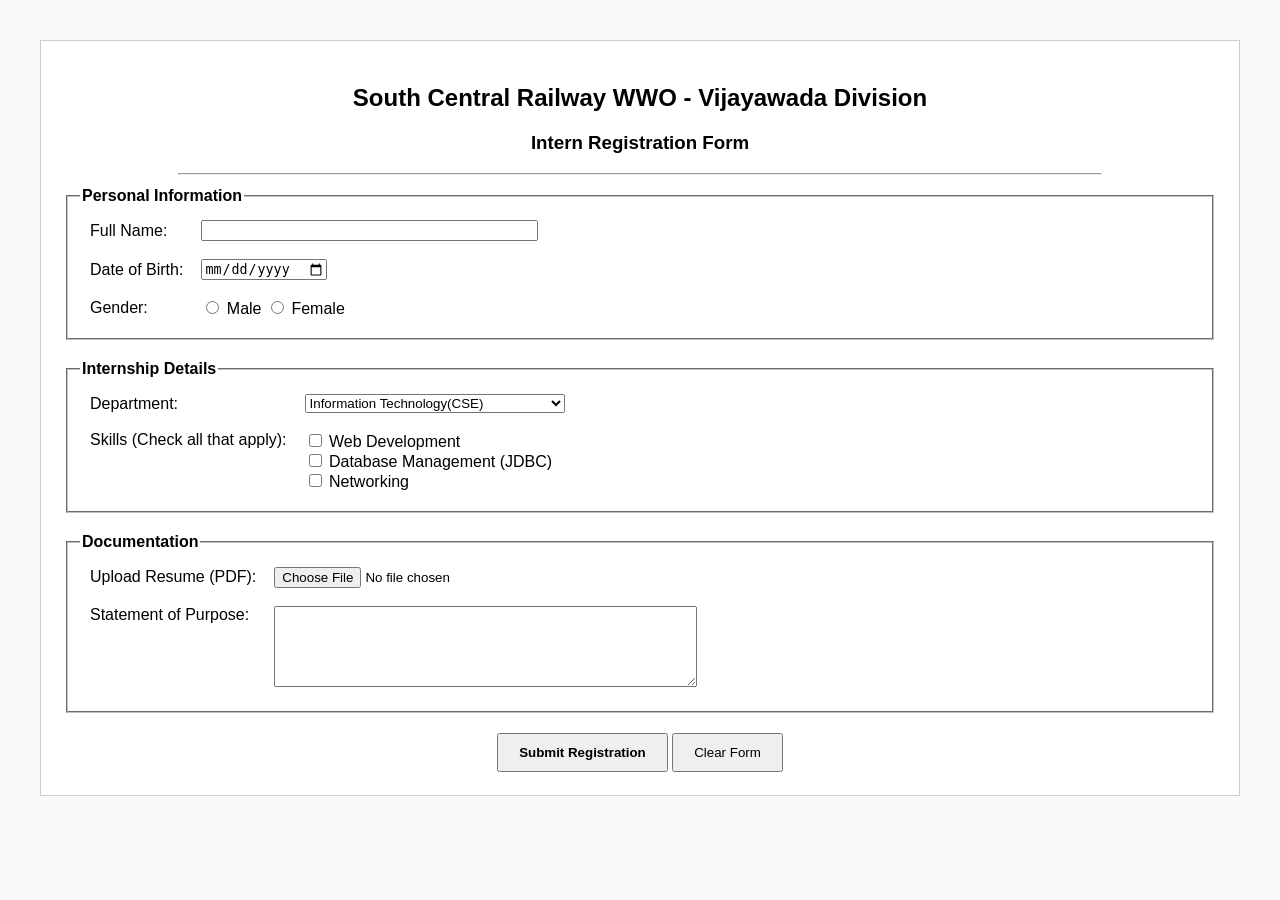
<file: week 1/project.html>
<!DOCTYPE html>
<html>
<head>
    <title>Intern Onboarding Portal - SCR</title>
</head>
<body style="font-family: Arial, sans-serif; margin: 40px; background-color: #f9f9f9;">

    <table width="100%" border="0" style="background-color: white; border: 1px solid #ccc; padding: 20px;">
        <tr>
            <td align="center">
                <h2>South Central Railway WWO - Vijayawada Division</h2>
                <h3>Intern Registration Form</h3>
                <hr width="80%">
            </td>
        </tr>
        <tr>
            <td>
                <!-- Realistic Project Form -->
                <form action="/submit_registration" method="POST">
                    
                    <fieldset style="margin-bottom: 20px;">
                        <legend><strong>Personal Information</strong></legend>
                        <table cellpadding="8">
                            <tr>
                                <td><label for="fname">Full Name:</label></td>
                                <td><input type="text" id="fname" name="fname" required size="40"></td>
                            </tr>
                            <tr>
                                <td><label for="dob">Date of Birth:</label></td>
                                <td><input type="date" id="dob" name="dob"></td>
                            </tr>
                            <tr>
                                <td>Gender:</td>
                                <td>
                                    <input type="radio" name="gender" value="male" id="g_male"> <label for="g_male">Male</label>
                                    <input type="radio" name="gender" value="female" id="g_female"> <label for="g_female">Female</label>
                                </td>
                            </tr>
                        </table>
                    </fieldset>

                    <fieldset style="margin-bottom: 20px;">
                        <legend><strong>Internship Details</strong></legend>
                        <table cellpadding="8">
                            <tr>
                                <td><label for="dept">Department:</label></td>
                                <td>
                                    <select id="dept" name="dept">
                                        <option value="it">Information Technology(CSE)</option>
                                        <option value="electrical">Electrical Loco Shed(ECE/MECH/CIVIL)</option>
                                        <option value="operations">Operations & Management(ECE)</option>
                                    </select>
                                </td>
                            </tr>
                            <tr>
                                <td valign="top">Skills (Check all that apply):</td>
                                <td>
                                    <input type="checkbox" name="skills" value="web"> Web Development<br>
                                    <input type="checkbox" name="skills" value="db"> Database Management (JDBC)<br>
                                    <input type="checkbox" name="skills" value="networking"> Networking
                                </td>
                            </tr>
                        </table>
                    </fieldset>

                    <fieldset style="margin-bottom: 20px;">
                        <legend><strong>Documentation</strong></legend>
                        <table cellpadding="8">
                            <tr>
                                <td><label for="resume">Upload Resume (PDF):</label></td>
                                <td><input type="file" id="resume" name="resume" accept=".pdf"></td>
                            </tr>
                            <tr>
                                <td valign="top"><label for="cover_letter">Statement of Purpose:</label></td>
                                <td><textarea id="cover_letter" name="cover_letter" rows="5" cols="50"></textarea></td>
                            </tr>
                        </table>
                    </fieldset>

                    <div style="text-align: center; margin-top: 20px;">
                        <input type="hidden" name="form_id" value="intern_reg_2026">
                        <input type="submit" value="Submit Registration" style="padding: 10px 20px; font-weight: bold;">
                        <input type="reset" value="Clear Form" style="padding: 10px 20px;">
                    </div>
                </form>
            </td>
        </tr>
    </table>

</body>
</html>
</file>
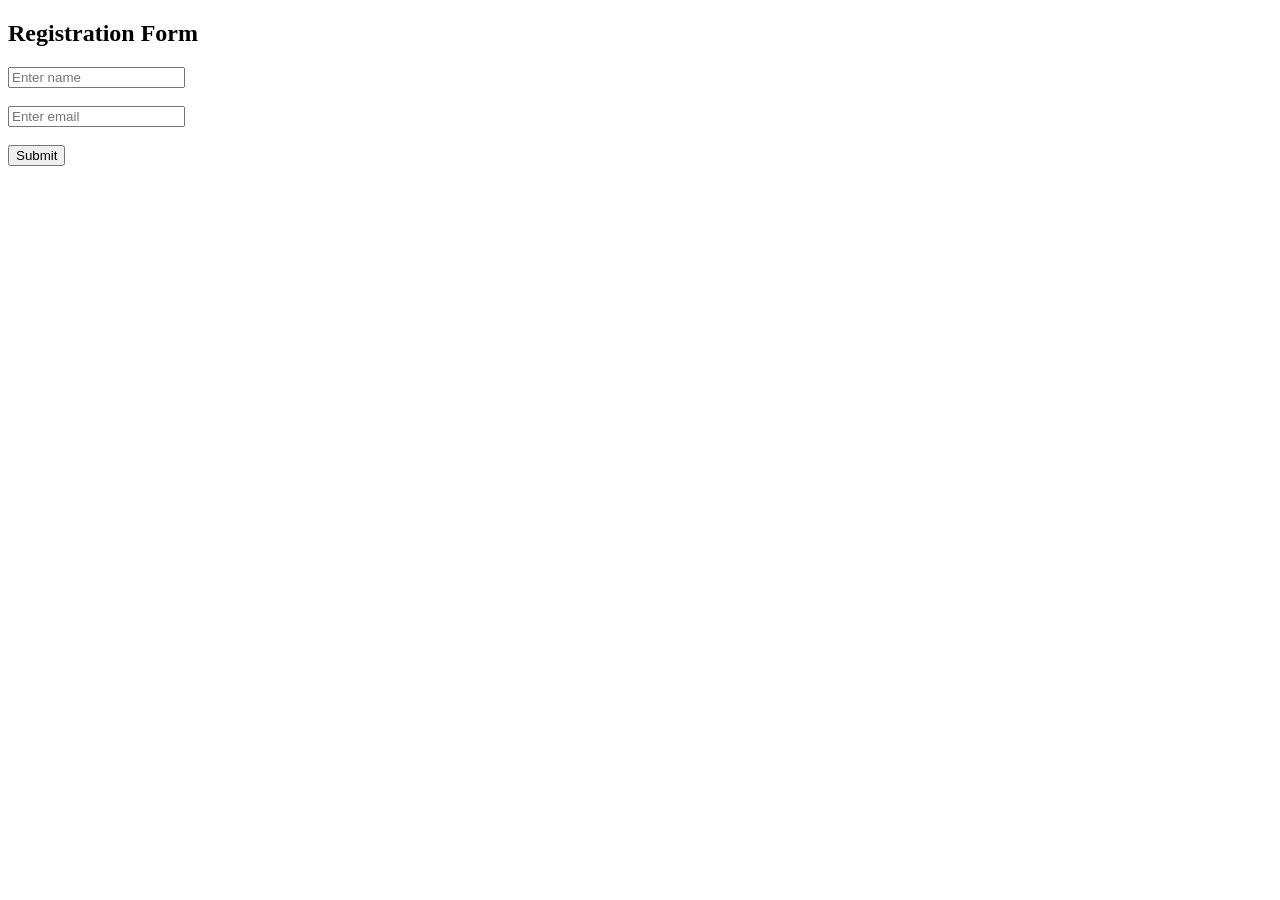
<file: week 3/JavaScript/form-validation.html>
<!DOCTYPE html>
<html>
<head>
    <title>Form Validation</title>
</head>
<body>

    <h2>Registration Form</h2>

    <form onsubmit="return validateForm()">
        <input type="text" id="name" placeholder="Enter name">
        <br><br>

        <input type="email" id="email" placeholder="Enter email">
        <br><br>

        <button type="submit">Submit</button>
    </form>

    <script>
        function validateForm() {
            let name = document.getElementById("name").value;
            let email = document.getElementById("email").value;

            if (name === "" || email === "") {
                alert("Please fill all fields");
                return false;
            }

            alert("Form submitted successfully");
            return true;
        }
    </script>

</body>
</html>
</file>
<file: week 4/style.css>
* {
    margin: 0;
    padding: 0;
    box-sizing: border-box;
}

:root {

    --black: #000;
    --black-soft: #080808;
    --card: #0d0d0d;

    --border: #242424;

    --text: #f5f5f5;
    --muted: #999;

    --blue: #4f8cff;
    --blue-light: #78a7ff;

    --orange: #ff8a3d;
    --orange-light: #ffb06e;

    --orange-border: rgba(255, 138, 61, 0.45);

    --max: 1120px;
}


html {
    scroll-behavior: smooth;
}


body {

    font-family: "Inter", sans-serif;

    background: var(--black);

    color: var(--text);

    line-height: 1.6;

    overflow-x: hidden;
}


::selection {
    background: var(--orange);
    color: white;
}


a {
    color: inherit;
    text-decoration: none;
}


button {
    font: inherit;
}


.container {

    width: min(
        var(--max),
        calc(100% - 40px)
    );

    margin: auto;
}


/* ================= NAVBAR ================= */

.header {

    position: fixed;

    top: 0;
    left: 0;

    width: 100%;

    z-index: 100;

    border-bottom: 1px solid transparent;

    transition: 0.25s ease;
}


.header.scrolled {

    background: rgba(0, 0, 0, 0.92);

    backdrop-filter: blur(14px);

    border-bottom-color: var(--border);
}


.nav {

    min-height: 72px;

    display: flex;

    align-items: center;

    justify-content: space-between;
}


.logo {

    font-size: 1.5rem;

    font-weight: 700;

    letter-spacing: -0.05em;
}


.logo span,
.hero h1 span {

    color: var(--orange);
}


.nav-links {

    display: flex;

    gap: 25px;
}


.nav-links a {

    color: #aaa;

    font-size: 0.82rem;

    transition: 0.2s;
}


.nav-links a:hover,
.nav-links a.active {

    color: white;
}


.nav-links a.active {

    position: relative;
}


.nav-links a.active::after {

    content: "";

    position: absolute;

    left: 0;
    right: 0;

    bottom: -9px;

    height: 2px;

    background: var(--orange);
}


.menu-btn {

    display: none;

    background: transparent;

    border: none;

    color: white;

    font-size: 1.3rem;

    cursor: pointer;
}


/* ================= HERO ================= */

.hero {

    min-height: 100vh;

    display: flex;

    align-items: center;

    padding: 120px 0 80px;

    position: relative;
}


.hero::before {

    content: "";

    position: absolute;

    width: 450px;
    height: 450px;

    border-radius: 50%;

    background: rgba(255, 105, 35, 0.07);

    filter: blur(120px);

    top: 10%;
    right: -180px;

    pointer-events: none;
}


.hero-grid {

    display: grid;

    grid-template-columns:
        1.35fr
        0.65fr;

    gap: 70px;

    align-items: center;
}


.status {

    width: fit-content;

    border:
        1px solid
        rgba(255, 138, 61, 0.3);

    background: #160e09;

    color: var(--orange-light);

    padding: 7px 12px;

    border-radius: 20px;

    font-size: 0.75rem;

    margin-bottom: 28px;
}


.status span {

    display: inline-block;

    width: 7px;
    height: 7px;

    background: #42d392;

    border-radius: 50%;

    margin-right: 7px;
}


.eyebrow,
.section-heading p,
.project-type,
.card-label {

    color: var(--orange);

    font-size: 0.7rem;

    font-weight: 700;

    letter-spacing: 0.16em;
}


.hero h1 {
    font-size: clamp(3rem, 6vw, 5rem);
    line-height: 0.95;
    letter-spacing: -0.06em;
    margin: 8px 0 20px;
}

   



.hero h2 {

    font-size:
        clamp(
            1.3rem,
            3vw,
            2rem
        );

    color: #d0d0d0;

    font-weight: 500;

    margin-bottom: 20px;
}


#typing {

    color: var(--blue);

    border-right:
        2px solid
        var(--blue);

    padding-right: 4px;
}


.hero-text {

    max-width: 630px;

    color: var(--muted);

    font-size: 1rem;

    margin-bottom: 30px;
}


.hero-buttons {

    display: flex;

    gap: 12px;

    flex-wrap: wrap;
}


.btn {

    display: inline-flex;

    align-items: center;

    justify-content: center;

    gap: 9px;

    padding: 12px 18px;

    border-radius: 7px;

    font-size: 0.85rem;

    font-weight: 600;

    transition: 0.2s;
}


.btn.primary {

    background: var(--orange);

    color: white;
}


.btn.primary:hover {

    background: #ff7720;

    transform: translateY(-2px);
}


.btn.secondary {

    border:
        1px solid
        var(--border);

    background: #080808;

    color: #ddd;
}


.btn.secondary:hover {

    border-color:
        var(--orange-border);

    transform: translateY(-2px);
}


.btn.small {

    width: fit-content;

    margin-top: 25px;
}


.social-links {

    display: flex;

    align-items: center;

    gap: 12px;

    margin-top: 30px;

    color: #777;

    font-size: 0.78rem;
}


.social-links a {

    width: 35px;
    height: 35px;

    border:
        1px solid
        var(--border);

    display: grid;

    place-items: center;

    border-radius: 50%;

    color: #aaa;

    transition: 0.2s;
}


.social-links a:hover {

    color: white;

    border-color: var(--orange);
}


/* ================= HERO CARD ================= */

.hero-card-wrap {

    display: flex;

    justify-content: center;
}


.hero-card {
    width: 100%;

    max-width: 330px;

    background:
        linear-gradient(
            145deg,
            #101010,
            #070707
        );

    border: 1px solid var(--orange-border);

    padding: 28px;

    border-radius: 14px;

    box-shadow:
        0 30px 80px
        rgba(0, 0, 0, 0.45);
}


/* ================= PROFILE IMAGE ================= */

.profile-image {
    width: 92px;
    height: 92px;

    margin: 0 auto 10px;

    border-radius: 50%;

    overflow: hidden;

    border: 1px solid var(--orange);

    background: #111;

    display: flex;

    align-items: center;

    justify-content: center;
}


.profile-image img {
    width: 100%;
    height: 100%;

    object-fit: cover;

    display: block;
}


.profile-name {
    text-align: center;

    color: var(--orange);

    font-size: 1rem;

    font-weight: 600;

    margin-bottom: 22px;
}


.student-title {
    font-size: 1.35rem;

    margin-bottom: 2px;
}


.student-course {
    color: var(--muted);

    font-size: 0.82rem;

    margin: 0;
}


.card-label {

    margin-bottom: 5px;
}


.hero-card h3 {

    font-size: 1.4rem;
}


.hero-card > p:not(.card-label) {

    color: var(--muted);

    font-size: 0.85rem;
}


.quick-info {

    display: grid;

    grid-template-columns:
        1fr 1fr;

    gap: 8px;

    margin-top: 25px;
}


.quick-info div {

    border:
        1px solid
        var(--border);

    border-radius: 8px;

    padding: 12px;
}


.quick-info strong,
.quick-info span {

    display: block;
}


.quick-info strong {

    color: #ddd;

    font-size: 0.85rem;
}


.quick-info span {

    color: #777;

    font-size: 0.7rem;
}


/* ================= SECTIONS ================= */

.section {

    padding: 100px 0;
}


.section-dark {

    background: var(--black-soft);

    border-top: 1px solid #111;

    border-bottom: 1px solid #111;
}


.section-heading {

    margin-bottom: 42px;
}


.section-heading h2 {

    font-size:
        clamp(
            2rem,
            4vw,
            3rem
        );

    letter-spacing: -0.05em;

    margin-top: 6px;
}


/* ================= ABOUT ================= */

.about-grid {

    display: grid;

    grid-template-columns:
        1fr 1fr;

    gap: 80px;
}


.about-copy {

    color: var(--muted);

    max-width: 600px;
}


.about-copy p {

    margin-bottom: 20px;
}


.about-facts {

    display: grid;

    grid-template-columns:
        1fr 1fr;

    gap: 12px;
}


.fact {

    background: var(--card);

    border:
        1px solid
        var(--border);

    border-radius: 9px;

    padding: 18px;

    display: flex;

    gap: 13px;

    align-items: flex-start;
}


.fact:hover {

    border-color:
        var(--orange-border);
}


.fact i {

    color: var(--orange);

    margin-top: 3px;
}


.fact small,
.fact strong {

    display: block;
}


.fact small {

    color: #666;

    font-size: 0.7rem;

    margin-bottom: 3px;
}


.fact strong {

    font-size: 0.82rem;

    font-weight: 600;
}


/* ================= SKILLS ================= */

.skills-grid {

    display: grid;

    grid-template-columns:
        repeat(4, 1fr);

    gap: 15px;
}


.skill-card {

    padding: 23px;

    border:
        1px solid
        var(--border);

    background: var(--card);

    border-radius: 10px;

    transition: 0.25s;
}


.skill-card:hover {

    transform: translateY(-4px);

    border-color:
        var(--orange-border);
}


.skill-icon {

    color: var(--orange);

    margin-bottom: 17px;

    font-size: 1.2rem;
}


.skill-card h3 {

    font-size: 1rem;

    margin-bottom: 15px;
}


.tags {

    display: flex;

    flex-wrap: wrap;

    gap: 7px;
}


.tags span,
.project-tech span {

    color: #aaa;

    border:
        1px solid
        #2b2b2b;

    background: #090909;

    border-radius: 5px;

    padding: 5px 8px;

    font-size: 0.7rem;
}


/* ================= CERTIFICATIONS ================= */

.cert-grid {
    display: grid;
    grid-template-columns: repeat(4, 1fr);
    gap: 16px;
}


.cert-card {

    background: var(--card);

    border:
        1px solid
        var(--border);

    border-left:
        2px solid
        var(--orange);

    border-radius: 10px;

    padding: 24px;

    transition: 0.25s;
}


.cert-card:hover {

    transform: translateY(-4px);

    border-color:
        var(--orange-border);
}


.cert-card.completed {

    background:
        linear-gradient(
            135deg,
            #0d0d0d,
            #120e0a
        );
}


.cert-status {

    color: var(--orange-light);

    font-size: 0.68rem;

    font-weight: 700;

    letter-spacing: 0.1em;

    margin-bottom: 18px;
}


.cert-status span,
.live-indicator span {

    display: inline-block;

    width: 7px;
    height: 7px;

    background: var(--orange);

    border-radius: 50%;

    margin-right: 6px;

    box-shadow:
        0 0 10px
        rgba(255, 138, 61, 0.65);
}


.cert-main {

    display: flex;

    gap: 15px;

    align-items: flex-start;
}


.cert-icon {

    color: var(--orange);

    font-size: 1.3rem;
}


.cert-main h3 {

    font-size: 1.05rem;

    margin-bottom: 4px;
}


.cert-main p {

    color: var(--muted);

    font-size: 0.78rem;
}


.cert-course {

    color:
        var(--orange-light) !important;

    font-size:
        0.75rem !important;

    margin-top: 8px;
}


.cert-note {

    color: var(--muted);

    font-size: 0.78rem;

    margin-top: 17px;
}


.cert-link {

    display: inline-flex;

    align-items: center;

    gap: 7px;

    margin-top: 18px;

    color: var(--orange-light);

    font-size: 0.78rem;

    font-weight: 600;
}


.cert-link:hover {

    color: white;
}


/* ================= PROJECTS ================= */

.projects-grid {

    display: grid;

    grid-template-columns:
        repeat(3, 1fr);

    gap: 17px;
}


.project-card {

    min-height: 370px;

    display: flex;

    flex-direction: column;

    padding: 24px;

    background: var(--card);

    border:
        1px solid
        var(--border);

    border-radius: 10px;

    transition: 0.25s;
}


.project-card:hover {

    transform: translateY(-5px);

    border-color:
        var(--orange-border);
}


.project-card.featured {

    border-top:
        2px solid
        var(--orange);
}


.project-top {

    display: flex;

    align-items: center;

    justify-content: space-between;

    margin-bottom: 25px;
}


.project-icon {

    color: var(--orange);

    font-size: 1.35rem;
}


.project-top > a {

    color: #777;
}


.project-top > a:hover {

    color: white;
}


.project-type {

    font-size: 0.65rem;

    margin-bottom: 8px;
}


.project-card h3 {

    font-size: 1.25rem;

    margin-bottom: 12px;
}


.project-card > p:not(.project-type) {

    color: var(--muted);

    font-size: 0.85rem;

    line-height: 1.7;
}


.project-tech {

    display: flex;

    flex-wrap: wrap;

    gap: 7px;

    margin: 22px 0;
}


.project-link {

    margin-top: auto;

    color: var(--orange-light);

    font-size: 0.8rem;

    font-weight: 600;
}


.project-link i {

    margin-left: 5px;

    transition: 0.2s;
}


.project-link:hover i {

    transform: translateX(4px);
}


/* ================= INTERNSHIP ================= */

.internship-heading {

    margin-bottom: 30px;
}


.internship-heading h2 {

    font-size: 2.1rem;
}


.internship-card {

    border:
        1px solid
        var(--border);

    border-left:
        2px solid
        var(--orange);

    background: var(--card);

    border-radius: 10px;

    padding: 28px;
}


.internship-head {

    display: flex;

    justify-content: space-between;

    gap: 20px;

    padding-bottom: 24px;

    border-bottom:
        1px solid
        var(--border);
}


.internship-company {

    display: flex;

    align-items: center;

    gap: 15px;
}


.company-mark {

    width: 48px;
    height: 48px;

    display: grid;

    place-items: center;

    flex-shrink: 0;

    border:
        1px solid
        var(--orange-border);

    background: #1a100a;

    color: var(--orange);

    border-radius: 9px;

    font-weight: 700;

    font-size: 1.25rem;
}


.internship-head h3 {

    font-size: 1.4rem;

    margin: 5px 0;
}


.internship-head p:last-child {

    color: #777;

    font-size: 0.82rem;
}


.date {

    color: var(--orange-light);

    font-size: 0.8rem;

    border:
        1px solid
        var(--orange-border);

    height: fit-content;

    padding: 5px 10px;

    border-radius: 5px;
}


.internship-summary {

    padding: 22px 0;

}


.internship-summary p {

    color: var(--muted);

    font-size: 0.88rem;

    max-width: 900px;
}


/* ================= LIVE UPDATES ================= */

.updates-header {

    display: flex;

    align-items: center;

    justify-content: space-between;

    gap: 20px;

    margin-bottom: 22px;
}


.updates-header p {

    color: var(--muted);

    font-size: 0.85rem;
}


.live-indicator {

    flex-shrink: 0;

    border:
        1px solid
        var(--orange-border);

    background: #120d09;

    color: var(--orange-light);

    padding: 6px 10px;

    border-radius: 20px;

    font-size: 0.65rem;

    font-weight: 700;

    letter-spacing: 0.1em;
}


.updates-grid {

    display: grid;

    grid-template-columns:
        repeat(4, 1fr);

    gap: 13px;
}


.update-card {

    min-height: 190px;

    padding: 20px;

    background: var(--card);

    border:
        1px solid
        var(--border);

    border-radius: 9px;

    transition: 0.25s;
}


.update-card:hover {

    transform: translateY(-4px);

    border-color:
        var(--orange-border);
}


.update-top {

    display: flex;

    justify-content: space-between;

    margin-bottom: 22px;
}


.update-tag {

    color: var(--orange-light);

    font-size: 0.62rem;

    font-weight: 700;

    letter-spacing: 0.08em;
}


.update-date {

    color: #666;

    font-size: 0.65rem;
}


.update-card h3 {

    font-size: 0.93rem;

    margin-bottom: 9px;
}


.update-card p {

    color: var(--muted);

    font-size: 0.76rem;

    line-height: 1.65;
}


/* ================= CONTACT ================= */

.contact-section {

    padding-bottom: 120px;
}


.contact-box {

    display: grid;

    grid-template-columns:
        1fr 0.8fr;

    gap: 70px;

    align-items: center;

    border:
        1px solid
        var(--orange-border);

    background: #070707;

    border-radius: 12px;

    padding: 45px;
}


.contact-box h2 {

    font-size: 3rem;

    letter-spacing: -0.06em;

    margin: 5px 0 12px;
}


.contact-box p:last-child {

    color: var(--muted);

    max-width: 550px;
}


.contact-actions {

    display: grid;

    gap: 10px;
}


.contact-link {

    display: flex;

    align-items: center;

    gap: 14px;

    border:
        1px solid
        var(--border);

    border-radius: 8px;

    padding: 15px;

    color: #bbb;

    transition: 0.2s;
}


.contact-link > i:first-child {

    color: var(--orange);

    font-size: 1.1rem;
}


.contact-link .arrow {

    margin-left: auto;

    font-size: 0.75rem;

    color: #666;
}


.contact-link:hover {

    color: white;

    border-color:
        var(--orange-border);

    background: #0b0b0b;
}


/* ================= FOOTER ================= */

footer {

    border-top:
        1px solid
        #151515;

    padding: 22px 0;

    color: #666;

    font-size: 0.72rem;
}


.footer-inner {

    display: flex;

    justify-content: space-between;
}


/* ================= TOP BUTTON ================= */

.top-btn {

    position: fixed;

    right: 22px;

    bottom: 22px;

    width: 40px;
    height: 40px;

    display: grid;

    place-items: center;

    border:
        1px solid
        var(--orange-border);

    background: #120d09;

    color: var(--orange-light);

    border-radius: 50%;

    cursor: pointer;

    opacity: 0;

    visibility: hidden;

    transition: 0.2s;
}


.top-btn.show {

    opacity: 1;

    visibility: visible;
}


/* ================= RESPONSIVE ================= */

@media (max-width: 1000px) {

    .nav-links {
        gap: 15px;
    }

    .updates-grid {
        grid-template-columns: 1fr 1fr;
    }

}


@media (max-width: 900px) {

    .hero-grid,
    .about-grid,
    .contact-box {

        grid-template-columns: 1fr;
    }


    .hero-grid {

        gap: 45px;
    }


    .hero-card-wrap {

        justify-content: flex-start;
    }


    .skills-grid {

        grid-template-columns:
            1fr 1fr;
    }


    .projects-grid {

        grid-template-columns:
            1fr 1fr;
    }


    .cert-grid {
    grid-template-columns: 1fr 1fr;
}

}


@media (max-width: 700px) {

    .nav-links {

        position: absolute;

        top: 72px;

        left: 0;
        right: 0;

        display: none;

        flex-direction: column;

        gap: 0;

        padding: 10px 20px 20px;

        background: #050505;

        border-bottom:
            1px solid
            var(--border);
    }


    .nav-links.open {

        display: flex;
    }


    .nav-links a {

        padding: 13px 0;

        border-bottom:
            1px solid
            #151515;
    }


    .nav-links a.active::after {

        display: none;
    }


    .menu-btn {

        display: block;
    }


    .hero {

        padding-top: 105px;
    }


    .hero h1 {

        font-size: 4rem;
    }


    .section {

        padding: 75px 0;
    }


    .skills-grid,
    .projects-grid,
    .about-facts,
    .updates-grid {

        grid-template-columns:
            1fr;
    }


    .contact-box {

        padding: 28px;

        gap: 35px;
    }


    .contact-box h2 {

        font-size: 2.4rem;
    }


    .internship-head {

        flex-direction: column;
    }


    .internship-company {

        align-items: flex-start;
    }


    .footer-inner {

        flex-direction: column;

        gap: 5px;
    }

.cert-grid {
    grid-template-columns: 1fr;
}

}
</file>
